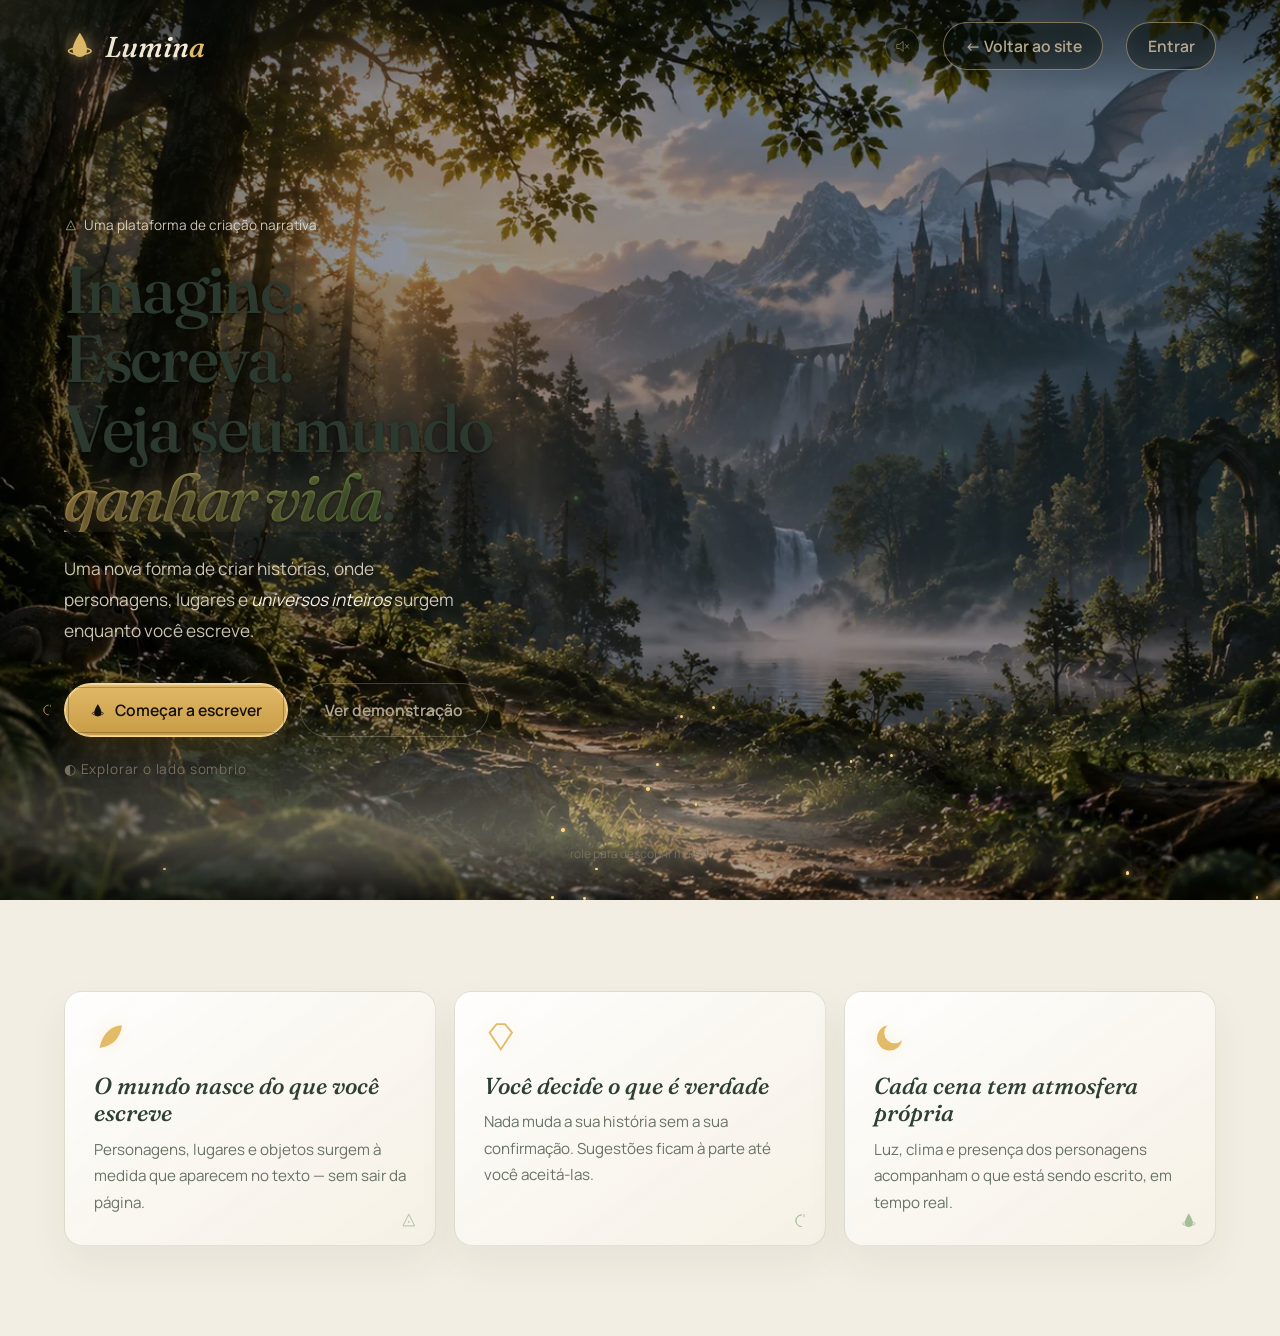
<file: demo.html>
<!DOCTYPE html>
<html lang="pt-BR">
<head>
<meta charset="UTF-8">
<meta name="viewport" content="width=device-width, initial-scale=1.0">
<title>Lumina — Onde histórias ganham vida</title>
<link rel="preconnect" href="https://fonts.googleapis.com">
<link rel="preconnect" href="https://fonts.gstatic.com" crossorigin>
<link href="https://fonts.googleapis.com/css2?family=Fraunces:ital,opsz,wght@0,9..144,300;0,9..144,400;0,9..144,500;0,9..144,600;1,9..144,400;1,9..144,500&family=Manrope:wght@400;500;600;700&display=swap" rel="stylesheet">
<style>
  :root{
    --bg-0:#07100c; --bg-1:#0b1710; --bg-2:#122319;
    --panel:#0f1c14; --panel-raised:#16261b;
    --moss-1:#304f32; --moss-2:#416b43; --moss-3:#598b4a;
    --gold-1:#c89b45; --gold-2:#e2ba68; --gold-3:#ffd98a;
    --night:#0e1830;
    --ivory:#f3ead8; --ivory-dim:#b3a88f; --ivory-faint:#776f5c;
    --rule:rgba(243,234,216,0.10); --rule-strong:rgba(243,234,216,0.22);
    --amber-ink:#14100a; --shadow:0 24px 70px rgba(0,0,0,0.55);
    --font-display:'Fraunces', Georgia, serif;
    --font-ui:'Manrope', -apple-system, sans-serif;

    /* time-of-day driven (JS updates these) */
    --firefly-op:0.6;
    --photo-tint-color:#0a1330; --photo-tint-op:0;
    --nav-h:92px;
  }
  *{ box-sizing:border-box; }
  html,body{ height:100%; }
  body{ margin:0; background:var(--bg-0); color:var(--ivory); font-family:var(--font-ui); -webkit-font-smoothing:antialiased; overflow-x:hidden; }
  ::selection{ background:var(--gold-2); color:var(--amber-ink); }
  a{ color:inherit; text-decoration:none; }
  button{ font-family:inherit; cursor:pointer; background:none; border:none; color:inherit; }
  :focus-visible{ outline:2px solid var(--gold-2); outline-offset:3px; }
  svg{ display:block; }

  /* MOVIMENTO — controle manual é a ÚNICA fonte de verdade para esta demo.
     Não existe mais nenhuma @media(prefers-reduced-motion) global: isso é
     de propósito. Uma configuração automática do SO/navegador do
     computador de apresentação não pode congelar a demo inteira sem
     aviso. O botão "Reduzir movimento" (controlado por .motion-reduced
     no body) é o único jeito de entrar nesse modo, e mesmo assim só
     afeta o que é puramente decorativo — nunca o dragão, nunca as
     transições de tela. */
  .motion-reduced .p-gold, .motion-reduced .p-firefly, .motion-reduced .leaf,
  .motion-reduced .fog-layer, .motion-reduced .photo-bg{ animation-play-state: paused; }
  .motion-reduced #layer-particles{ opacity:0.5; }

  /* =========== painel de debug visual (?debugVisual=1) =========== */
  #debug-panel{ display:none; position:fixed; top:10px; left:10px; z-index:99999;
    background:rgba(0,0,0,0.86); color:#5cff8a; font:11px/1.5 'Courier New', monospace;
    padding:10px 13px; border:1px solid #5cff8a; border-radius:4px; max-width:270px;
    pointer-events:none; margin:0; white-space:pre-wrap; }
  #debug-panel.is-shown{ display:block; }
  .debug-layers #layer-photo{ outline:2px solid #2b6fff; outline-offset:-2px; }
  .debug-layers #layer-fog-back, .debug-layers #layer-fog-front{ outline:2px solid #ffffff; outline-offset:-2px; }
  .debug-layers #layer-dragon{ outline:2px solid #ff3b3b; outline-offset:-2px; }
  .debug-layers #layer-leaves{ outline:2px solid #34d15a; outline-offset:-2px; }
  .debug-layers #layer-particles{ outline:2px solid #ffe14d; outline-offset:-2px; }
  .debug-layers #layer-ui{ outline:2px solid #e2ba68; outline-offset:-2px; }

  /* =========== shell / transitions =========== */
  .screen{ display:none; min-height:100vh; position:relative; }
  .screen.is-active{ display:block; }
  .screen.is-leaving{ animation: screenLeave 320ms ease forwards; }
  .screen.is-entering{ animation: screenEnter 620ms cubic-bezier(.2,.8,.2,1) both; }
  @keyframes screenLeave{ to{ opacity:0; filter:blur(6px) brightness(0.6); transform:scale(0.985);} }
  @keyframes screenEnter{ 0%{opacity:0; filter:blur(10px) brightness(0.5); transform:scale(1.02) translateY(6px);} 100%{opacity:1; filter:blur(0) brightness(1); transform:scale(1) translateY(0);} }

  #transition-veil{ position:fixed; inset:0; z-index:9999; pointer-events:none;
    background: radial-gradient(circle at var(--tx,50%) var(--ty,50%), rgba(255,217,138,0.4), rgba(7,16,12,0.94) 55%);
    opacity:0; transition:opacity 320ms ease; }
  #transition-veil.is-active{ opacity:1; }
  #transition-veil.veil-nocturne{ background: radial-gradient(circle at var(--tx,50%) var(--ty,50%), rgba(116,39,53,0.55), rgba(7,6,7,0.97) 58%);
    transition-duration:420ms; }
  .screen.is-desaturating{ transition: filter 480ms ease; filter: saturate(0.12) brightness(0.55) sepia(0.12); }

  #cursor-glow{ position:fixed; top:0; left:0; width:340px; height:340px; margin:-170px 0 0 -170px; border-radius:50%;
    pointer-events:none; z-index:40; background: radial-gradient(circle, rgba(255,217,138,0.10), rgba(89,139,74,0.06) 45%, transparent 70%);
    opacity:0; transition:opacity 400ms ease; will-change:transform; }
  #cursor-glow.is-active{ opacity:1; }

  /* =========== brand =========== */
  .brandmark{ font-family:var(--font-display); font-style:italic; font-weight:500; color:var(--ivory); display:inline-flex; align-items:center; gap:0.32em; position:relative; }
  .brandmark .mark{ color:var(--gold-2); filter:drop-shadow(0 0 8px rgba(255,217,138,0.6)); animation: markBreathe 3.6s ease-in-out infinite; transition: transform 300ms ease; cursor:default; }
  .brandmark .mark.is-charging{ animation: markSpinUp 4s linear; }
  @keyframes markSpinUp{ to{ transform: rotate(360deg); } }
  .brandmark .wordwrap{ position:relative; display:inline-block; }
  .brandmark .wordwrap em{ color:var(--gold-2); font-style:italic; }
  .brandmark .wordwrap::after{ content:""; position:absolute; top:0; left:-20%; width:40%; height:100%;
    background: linear-gradient(100deg, transparent, rgba(255,236,190,0.9), transparent);
    mix-blend-mode:overlay; animation: brandSweep 2.2s 700ms ease-out 1 forwards; pointer-events:none; }
  @keyframes brandSweep{ 0%{left:-30%; opacity:0;} 12%{opacity:1;} 55%{left:110%; opacity:0.9;} 100%{left:130%; opacity:0;} }
  @keyframes markBreathe{ 0%,100%{transform:scale(1); filter:drop-shadow(0 0 5px rgba(255,217,138,0.4));} 50%{transform:scale(1.12); filter:drop-shadow(0 0 12px rgba(255,217,138,0.8));} }
  .egg-arcane-ring{ position:absolute; inset:-10px; border:1px solid rgba(255,217,138,0.5); border-radius:50%; opacity:0; pointer-events:none; }
  .egg-arcane-ring.is-shown{ opacity:1; animation: fadeIn 600ms ease; }

  .nav-brand{ font-size: clamp(1.8rem, 2.2vw, 2.5rem); }
  .nav-brand .mark{ width:1.1em; height:1.1em; }
  .app-header .brandmark{ font-size:1.25rem; }
  .app-header .brandmark .mark{ width:1.1em; height:1.1em; }

  @keyframes twinkle{ 0%,100%{opacity:0.3; transform:scale(0.8) rotate(0deg);} 50%{opacity:1; transform:scale(1.05) rotate(12deg);} }
  @keyframes twinkleSoft{ 0%,100%{opacity:0.45;} 50%{opacity:1;} }
  @keyframes spinSlow{ to{ transform:rotate(360deg);} }
  @keyframes driftXY{ 0%,100%{transform:translate(0,0);} 50%{transform:translate(var(--dx,20px), var(--dy,-14px));} }
  @keyframes floatUp{ 0%{transform:translateY(0) translateX(0); opacity:0;} 10%{opacity:1;} 90%{opacity:0.8;} 100%{transform:translateY(-140px) translateX(var(--fx,0)); opacity:0;} }
  @keyframes sparkBurst{ 0%{opacity:0; transform:scale(0.3) translate(0,0);} 35%{opacity:1;} 100%{opacity:0; transform:scale(1) translate(var(--bx,10px), var(--by,-14px));} }
  @keyframes revealUp{ from{opacity:0; transform:translateY(26px);} to{opacity:1; transform:translateY(0);} }
  @keyframes fadeIn{ from{opacity:0;} to{opacity:1;} }
  @keyframes tremor{ 0%,100%{transform:translate(0,0);} 20%{transform:translate(-1.5px,1px);} 40%{transform:translate(1.5px,-1px);} 60%{transform:translate(-1px,-1.5px);} 80%{transform:translate(1px,1.5px);} }
  @keyframes toastIn{ from{opacity:0; transform:translate(-50%,12px) scale(0.97); filter:blur(4px);} to{opacity:1; transform:translate(-50%,0) scale(1); filter:blur(0);} }
  @keyframes leafFall{ 0%{transform:translate(0,0) rotate(0deg); opacity:0;} 10%{opacity:0.8;} 90%{opacity:0.6;} 100%{transform:translate(var(--lx,60px), var(--ly,220px)) rotate(var(--lr,180deg)); opacity:0;} }
  @keyframes fireflyBlink{ 0%,100%{opacity:0.15;} 50%{opacity:1;} }
  @keyframes lightningFlash{ 0%,100%{opacity:0;} 3%{opacity:0.55;} 6%{opacity:0.1;} 9%{opacity:0.35;} 14%{opacity:0;} }
  @keyframes swayTree{ 0%,100%{ transform:rotate(-1.3deg) translateX(-1px);} 50%{ transform:rotate(1.7deg) translateX(3px);} }
  @keyframes swayBranch{ 0%,100%{ transform:rotate(-0.7deg);} 50%{ transform:rotate(0.9deg);} }

  .btn{ position:relative; display:inline-flex; align-items:center; gap:0.6em; padding:0.95em 1.9em; border-radius:4px;
    font-family:var(--font-ui); font-weight:600; font-size:0.98rem; overflow:visible; isolation:isolate;
    transition: transform 220ms ease, box-shadow 320ms ease; }
  .btn .mark{ width:1em; height:1em; transition: transform 300ms ease, filter 300ms ease; }
  .btn:active{ transform: translateY(1px) scale(0.99); }
  .btn-field{ position:absolute; inset:-22px; pointer-events:none; overflow:visible; }

  .btn-primary{ color:var(--amber-ink); background: linear-gradient(180deg, var(--gold-2), var(--gold-1));
    box-shadow: 0 10px 26px rgba(200,155,69,0.24), inset 0 0 0 1px rgba(255,246,224,0.5);
    border: 1px solid var(--gold-3); }
  .btn-primary::before{ content:""; position:absolute; inset:3px; border-radius:2px; border:1px solid rgba(20,16,10,0.25); pointer-events:none; }
  .btn-primary::after{ content:""; position:absolute; inset:0; border-radius:4px; opacity:0; pointer-events:none;
    background: radial-gradient(circle at var(--mx-btn,50%) var(--my-btn,50%), rgba(255,255,255,0.55), transparent 60%);
    transition: opacity 260ms ease; mix-blend-mode:overlay; }
  .btn-primary:hover::after{ opacity:1; }
  .btn-primary:hover{ transform: translateY(-4px) scale(1.015);
    box-shadow: 0 18px 36px rgba(200,155,69,0.34), 0 0 26px 6px rgba(89,139,74,0.3), inset 0 0 0 1px rgba(255,246,224,0.6); }
  .btn-primary:hover .mark{ transform:rotate(-14deg) scale(1.18); filter:drop-shadow(0 0 8px rgba(89,139,74,0.7)); }
  .btn-rune{ position:absolute; top:50%; left:-1.6rem; width:0.9rem; height:0.9rem; transform:translateY(-50%); color:var(--gold-2); opacity:0.7; animation: twinkleSoft 3s ease-in-out infinite; }

  /* órbita de faíscas mágicas ao redor do botão principal, só no hover */
  .btn-orbit{ position:absolute; inset:0; pointer-events:none; opacity:0; transition:opacity 220ms ease; }
  .btn-primary:hover .btn-orbit{ opacity:1; }
  .btn-orbit span{ position:absolute; top:50%; left:50%; width:5px; height:5px; margin:-2.5px 0 0 -2.5px; border-radius:50%;
    background:var(--gold-3); box-shadow:0 0 7px 2px rgba(255,217,138,0.85); animation: orbitButton linear infinite; }
  @keyframes orbitButton{ from{ transform: rotate(0deg) translateX(var(--r,60px)) rotate(0deg);} to{ transform: rotate(360deg) translateX(var(--r,60px)) rotate(-360deg);} }
  .magic-ring{ position:fixed; width:22px; height:22px; margin:-11px 0 0 -11px; border-radius:50%; border:1.5px solid rgba(255,217,138,0.65);
    pointer-events:none; z-index:9997; animation: magicRingExpand 950ms ease-out forwards; }
  @keyframes magicRingExpand{ 0%{ transform:scale(0.3); opacity:0.9; border-color:rgba(255,217,138,0.7);} 100%{ transform:scale(6.5); opacity:0; border-color:rgba(89,139,74,0.5);} }

  .btn-ghost{ background: rgba(243,234,216,0.02); color:var(--ivory-dim); border:1px solid var(--rule-strong); }
  .btn-ghost:hover{ color:var(--ivory); border-color:var(--gold-1); box-shadow:0 0 16px rgba(200,155,69,0.18); transform:translateY(-2px); }

  .btn-particle{ position:absolute; border-radius:50%; pointer-events:none; animation-name:floatUp; animation-timing-function:ease-out; }

  .ripple{ position:fixed; z-index:9998; pointer-events:none; width:14px; height:14px; border-radius:50%;
    background: radial-gradient(circle, rgba(255,217,138,0.85), rgba(89,139,74,0.3) 55%, transparent 72%);
    transform: translate(-50%,-50%) scale(0); animation: rippleGrow 700ms ease-out forwards; }
  @keyframes rippleGrow{ to{ transform:translate(-50%,-50%) scale(46); opacity:0;} }

  .p-field{ position:absolute; inset:0; pointer-events:none; overflow:hidden; }
  .p-gold{ position:absolute; border-radius:50%; background:var(--gold-3); box-shadow:0 0 6px 1px rgba(255,217,138,0.7); animation-name:floatUp; animation-timing-function:ease-out; animation-iteration-count:infinite; }
  .p-firefly{ position:absolute; border-radius:50%; background:var(--moss-3); box-shadow:0 0 8px 2px rgba(89,139,74,0.8); animation-name:driftXY, fireflyBlink; animation-timing-function:ease-in-out; animation-iteration-count:infinite; opacity:var(--firefly-op); }
  .p-star{ position:absolute; border-radius:50%; background:var(--ivory); animation-name:twinkleSoft; animation-timing-function:ease-in-out; animation-iteration-count:infinite; }
  .burst-spark{ position:fixed; width:12px; height:12px; color:var(--gold-2); filter:drop-shadow(0 0 5px rgba(255,217,138,0.9)); pointer-events:none; z-index:999; animation:sparkBurst 900ms ease-out forwards; }
  .burst-spark svg{ width:100%; height:100%; fill:currentColor; }

  /* =========================================================
     LANDING
  ========================================================= */
  #screen-landing{ overflow-x:hidden; position:relative; }
  #intro-veil{ position:absolute; inset:0; z-index:50; background:#030604; pointer-events:none; animation: introVeil 1300ms ease forwards; }
  @keyframes introVeil{ 0%{opacity:1;} 70%{opacity:1;} 100%{opacity:0; visibility:hidden;} }

  .landing-fold{ position:relative; height:100vh; min-height:560px; overflow:hidden; }
  .scene{ position:absolute; inset:0; }
  .sl{ position:absolute; inset:0; will-change:transform; }

  /* ordem das camadas do mundo — ver comentário no HTML sobre a
     taxonomia sky/mountains/castle/forest-back/fog/dragon/forest-front/
     leaves/particles/UI e o que já é DOM separado vs. ainda é uma foto só. */
  .world-layer{ position:absolute; inset:0; pointer-events:none; }
  #layer-photo{ z-index:1; }
  #layer-fog-back{ z-index:2; }
  #layer-dragon{ z-index:4; }
  #layer-fog-front{ z-index:5; }
  #layer-leaves{ z-index:6; }
  #layer-particles{ z-index:7; }
  #layer-ui{ z-index:20; }

  /* fundo real (imagem) — ken burns bem lento pra sensação de vida sem
     ficar cansativo. inset negativo dá margem pro zoom sem mostrar borda. */
  .photo-bg{ position:absolute; inset:-3%;
    background-image:url('assets/lumina/hero-base.webp');
    background-size:cover; background-position:center 42%;
    animation: kenBurns 48s ease-in-out infinite alternate; }
  @keyframes kenBurns{ from{ transform:scale(1) translate(0,0);} to{ transform:scale(1.06) translate(-1%,-0.6%);} }

  /* tonalidade sutil de dia/noite por cima da foto (a foto já tem uma luz
     de amanhecer própria — isso só esfria/aquece um pouco, nunca troca a cena) */
  .photo-tint{ position:absolute; inset:0; pointer-events:none;
    background: var(--photo-tint-color, #0a1330); opacity: var(--photo-tint-op, 0);
    mix-blend-mode:multiply; transition: opacity 3s ease, background 3s ease; }

  .photo-vignette-left{ position:absolute; inset:0; pointer-events:none;
    background: linear-gradient(90deg, rgba(4,8,5,0.30) 0%, rgba(4,8,5,0.12) 22%, transparent 42%); }

  .hotspot{ position:absolute; background:transparent; border:none; cursor:pointer; padding:0; pointer-events:auto; }

  /* usado pela floresta do Editor (#editor-trees), via buildForest() */
  .tree{ position:absolute; bottom:0; transform-origin: bottom center; }
  .tree svg{ width:100%; height:100%; overflow:visible; }
  .tree .canopy{ transform-box:fill-box; animation: swayTree ease-in-out infinite; }
  .tree .branch{ transform-box:fill-box; transform-origin:50% 100%; animation: swayBranch ease-in-out infinite; }
  .tree-shadow{ position:absolute; bottom:-4px; height:10px; border-radius:50%; background:#020503; filter:blur(4px); opacity:0.3; }

  .fog-layer{ position:absolute; left:-20%; width:80%; border-radius:50%; background: rgba(243,234,216,0.13); }
  .fog-layer.f2{ background: rgba(243,234,216,0.10); }
  @keyframes fogA{ 0%,100%{ transform:translateX(0);} 50%{ transform:translateX(46vw);} }
  @keyframes fogB{ 0%,100%{ transform:translateX(10vw);} 50%{ transform:translateX(-26vw);} }
  .wind-gust .fog-layer{ animation-duration: 9s !important; }

  .leaf{ position:absolute; width:6px; height:9px; border-radius:60% 10% 60% 10%; background:#233922; opacity:0; animation: leafFall linear forwards; }
  .rune-flicker{ position:absolute; width:22px; height:22px; color:var(--gold-2); opacity:0; pointer-events:none; }

  #egg-whisper{ position:fixed; top:38%; left:50%; transform:translate(-50%,-50%); z-index:600;
    font-family:var(--font-display); font-style:italic; font-size:1.15rem; color:var(--gold-2); text-align:center; max-width:60ch;
    opacity:0; pointer-events:none; text-shadow:0 0 20px rgba(0,0,0,0.8); transition: opacity 900ms ease; }
  #egg-whisper.is-shown{ opacity:1; }

  .landing-nav{ position:absolute; top:0; left:0; right:0; height:var(--nav-h); z-index:20; display:flex; align-items:center; justify-content:space-between; padding: 0 clamp(1.5rem,5vw,4rem); opacity:0; animation: fadeIn 1s 900ms ease forwards; }
  .amb-btn-landing{ width:2.2rem; height:2.2rem; border-radius:50%; border:1px solid var(--rule-strong); display:flex; align-items:center; justify-content:center; color:var(--ivory-faint); background:rgba(7,16,12,0.4); margin-left:0.6rem; transition: border-color 200ms ease, color 200ms ease; }
  .amb-btn-landing svg{ width:1.05rem; height:1.05rem; }
  .amb-btn-landing:hover, .amb-btn-landing.is-on{ border-color:var(--gold-1); color:var(--gold-2); }
  .nav-actions{ display:flex; align-items:center; }

  .hero{ position:absolute; top:var(--nav-h); left:0; right:0; bottom:0; z-index:16; display:flex; align-items:center; padding: 0 clamp(1.5rem,5vw,4rem); }
  .hero-copy{ max-width:min(46ch, 46%); min-width:280px; }
  .hero-copy .eyebrow{ display:flex; align-items:center; gap:0.5em; color:var(--gold-2); font-size:0.85rem; margin:0 0 1.1rem; opacity:0; animation: revealUp 700ms 1250ms ease forwards; text-shadow: 0 2px 14px rgba(0,0,0,0.55); }
  .hero-copy .eyebrow .mark{ width:1em; height:1em; animation: markBreathe 3.6s ease-in-out infinite; }
  .hero-copy h1{ font-family:var(--font-display); font-weight:500; font-size:clamp(2.5rem, 4.5vw, 4.2rem); line-height:1.14; letter-spacing:-0.01em; margin:0 0 1.4rem; text-shadow: 0 4px 24px rgba(0,0,0,0.5), 0 1px 3px rgba(0,0,0,0.4); }
  .hero-copy h1 .line{ display:block; overflow:hidden; }
  .hero-copy h1 .line span{ display:inline-block; opacity:0; transform:translateY(112%); animation: lineReveal 950ms cubic-bezier(.2,.8,.2,1) forwards; }
  .hero-copy h1 .line:nth-child(1) span{ animation-delay:1350ms; }
  .hero-copy h1 .line:nth-child(2) span{ animation-delay:1520ms; }
  @keyframes lineReveal{ to{opacity:1; transform:translateY(0);} }
  .hero-copy h1 .glow-words{ position:relative; background: linear-gradient(90deg, var(--gold-2), var(--moss-3) 120%); -webkit-background-clip:text; background-clip:text; color:transparent; filter:drop-shadow(0 0 14px rgba(255,217,138,0.28)); }
  .hero-copy p{ color:var(--ivory-dim); font-size:1.08rem; line-height:1.6; max-width:38ch; margin:0 0 2.3rem; opacity:0; animation: revealUp 800ms 1750ms ease forwards; text-shadow: 0 2px 10px rgba(0,0,0,0.5); }
  .hero-copy p em{ font-style:italic; color:var(--ivory); }
  .hero-actions{ display:flex; gap:1rem; flex-wrap:wrap; opacity:0; animation: revealUp 800ms 1950ms ease forwards; }

  .scroll-cue{ position:absolute; bottom:1.6rem; left:50%; transform:translateX(-50%); z-index:15; font-size:0.75rem; color:var(--ivory-faint); opacity:0; animation: fadeIn 1s 2600ms ease forwards, bob 2.4s 2600ms ease-in-out infinite; }
  @keyframes bob{ 0%,100%{transform:translate(-50%,0);} 50%{transform:translate(-50%,6px);} }

  .pillars{ position:relative; z-index:15; background: linear-gradient(180deg, transparent, var(--bg-0) 14%); border-top:1px solid var(--rule);
    padding: 4rem clamp(1.5rem,5vw,4rem) 5rem; display:grid; grid-template-columns:repeat(3,1fr); gap:1.6rem; }
  .pillar-card{ position:relative; padding:2rem 1.8rem; border:1px solid var(--rule); border-radius:5px;
    background: linear-gradient(165deg, rgba(48,79,50,0.10), rgba(11,23,16,0.4));
    opacity:0; transform:translateY(28px); transition: opacity 700ms ease, transform 700ms ease, border-color 260ms ease, box-shadow 260ms ease; }
  .pillar-card.is-visible{ opacity:1; transform:translateY(0); }
  .pillar-card:nth-child(2){ transition-delay:120ms; }
  .pillar-card:nth-child(3){ transition-delay:240ms; }
  .pillar-card:hover{ border-color:var(--gold-1); box-shadow: 0 0 24px rgba(200,155,69,0.16), inset 0 0 30px rgba(89,139,74,0.08); }
  .pillar-icon{ width:2.1rem; height:2.1rem; color:var(--gold-2); margin-bottom:1.1rem; filter:drop-shadow(0 0 8px rgba(255,217,138,0.35)); transition:transform 320ms ease; }
  .pillar-card:hover .pillar-icon{ transform:rotate(-8deg) scale(1.08); }
  .pillar-card h3{ font-family:var(--font-display); font-style:italic; font-weight:500; font-size:1.28rem; margin:0 0 0.6rem; }
  .pillar-card p{ margin:0; color:var(--ivory-dim); font-size:0.95rem; line-height:1.6; }
  .pillar-rune{ position:absolute; bottom:1rem; right:1.1rem; width:1.1rem; height:1.1rem; color:var(--moss-3); opacity:0.5; }

  /* =========== shared header =========== */
  .app-header{ position:relative; z-index:3; display:flex; align-items:center; justify-content:space-between; padding:1.5rem clamp(1.2rem,4vw,3rem); border-bottom:1px solid var(--rule); background: linear-gradient(180deg, rgba(11,23,16,0.6), transparent); }
  .app-header .crumb{ font-size:0.85rem; color:var(--ivory-faint); }
  .header-right{ display:flex; align-items:center; gap:1rem; }
  .ambient-controls{ display:flex; gap:0.5rem; }
  .amb-btn{ width:2.1rem; height:2.1rem; border-radius:50%; border:1px solid var(--rule-strong); display:flex; align-items:center; justify-content:center; color:var(--ivory-faint); background:rgba(7,16,12,0.5); backdrop-filter: blur(6px); transition: border-color 200ms ease, color 200ms ease; }
  .amb-btn svg{ width:1.05rem; height:1.05rem; }
  .amb-btn:hover{ border-color:var(--gold-1); color:var(--gold-2); }
  .amb-btn.is-on{ color:var(--gold-2); border-color:var(--gold-1); }

  /* =========================================================
     DASHBOARD
  ========================================================= */
  #screen-dashboard{ background: radial-gradient(ellipse at 20% 0%, #0f2016 0%, var(--bg-0) 55%); }
  .dash-wrap{ position:relative; z-index:2; padding:2.8rem clamp(1.2rem,4vw,3rem) 4rem; max-width:1180px; margin:0 auto; }
  .dash-wrap .eyebrow{ display:flex; align-items:center; gap:0.5em; color:var(--gold-2); font-size:0.82rem; margin:0 0 0.6rem; }
  .dash-wrap .eyebrow svg{ width:1em; height:1em; }
  .dash-wrap h1{ font-family:var(--font-display); font-weight:500; font-style:italic; font-size:clamp(2rem,3vw,2.7rem); margin:0 0 0.5rem; }
  .dash-wrap .lede{ color:var(--ivory-dim); font-size:0.98rem; margin:0 0 2.4rem; max-width:52ch; }
  .story-grid{ display:grid; grid-template-columns:repeat(auto-fill, minmax(250px,1fr)); gap:1.8rem; }
  .story-card{ position:relative; background:var(--panel); border:1px solid var(--rule); border-radius:5px; overflow:hidden; cursor:pointer; transition: border-color 260ms ease, transform 300ms cubic-bezier(.2,.8,.2,1), box-shadow 300ms ease; }
  .story-card:hover{ border-color:var(--gold-1); transform:translateY(-6px); box-shadow: var(--shadow), 0 0 26px rgba(200,155,69,0.18); }
  .story-cover{ position:relative; height:168px; overflow:hidden; }
  .story-cover svg{ position:absolute; inset:0; width:100%; height:100%; transition:transform 500ms ease; }
  .story-card:hover .story-cover svg{ transform:scale(1.06); }
  .cover-particles{ position:absolute; inset:0; opacity:0; transition:opacity 300ms ease; }
  .story-card:hover .cover-particles{ opacity:1; }
  .cover-secret{ position:absolute; width:14px; height:14px; bottom:8px; right:10px; opacity:0.001; cursor:pointer; }
  .story-card.egg-flip .story-cover{ animation: pageFlip 900ms ease; }
  @keyframes pageFlip{ 0%{ filter:brightness(1);} 40%{ filter:brightness(1.6);} 100%{ filter:brightness(1);} }
  .story-body{ padding:1.15rem 1.35rem 1.4rem; }
  .story-title{ font-family:var(--font-display); font-style:italic; font-weight:500; font-size:1.25rem; margin:0 0 0.3rem; transition:color 260ms ease, text-shadow 260ms ease; }
  .story-card:hover .story-title{ color:var(--gold-3); text-shadow:0 0 16px rgba(255,217,138,0.35); }
  .story-genre{ font-size:0.82rem; color:var(--ivory-dim); margin:0 0 0.9rem; }
  .story-genre::before{ content:"◆ "; color:var(--gold-1); font-size:0.6rem; vertical-align:middle; }
  .story-meta{ font-size:0.82rem; color:var(--ivory-faint); line-height:1.6; margin:0 0 0.9rem; }
  .story-open{ font-size:0.88rem; font-weight:600; color:var(--gold-2); }
  .add-card{ border:1px dashed var(--rule-strong); border-radius:5px; display:flex; flex-direction:column; align-items:center; justify-content:center; gap:0.6rem; min-height:286px; color:var(--ivory-faint); transition:border-color 260ms ease,color 260ms ease,box-shadow 260ms ease; }
  .add-card:hover{ border-color:var(--gold-1); color:var(--gold-2); box-shadow:0 0 22px rgba(200,155,69,0.14); }
  .add-card .plus{ font-family:var(--font-display); font-size:2.1rem; font-weight:300; line-height:1; }
  .add-card span{ font-size:0.9rem; }

  /* =========================================================
     EDITOR
  ========================================================= */
  #screen-editor{ position:relative; overflow:hidden; }
  .editor-scene{ position:absolute; inset:0; z-index:0; }
  .es-layer{ position:absolute; inset:0; opacity:0; transition: opacity 1600ms ease; }
  .es-layer.is-on{ opacity:1; }
  .es-sky{ background: linear-gradient(180deg, #0a1420 0%, #0c1c14 50%, #0a140d 100%); opacity:1; }
  .es-moon{ position:absolute; top:7%; right:11%; width:70px; height:70px; border-radius:50%;
    background: radial-gradient(circle at 32% 30%, #fff8e6, #ffe9b8 35%, #e2ba68 65%, #b3873f 100%);
    box-shadow:0 0 44px 10px rgba(255,217,138,0.25); transition: filter 1200ms ease, opacity 1200ms ease; }
  .es-moon.is-dim{ filter:brightness(0.55); }
  .es-forest .tree{ filter: brightness(0.7) saturate(0.85); }
  .es-forest .glow-dot{ position:absolute; width:3px; height:3px; border-radius:50%; background:var(--gold-3); box-shadow:0 0 8px 2px rgba(255,217,138,0.7); animation: twinkleSoft 3.2s ease-in-out infinite; }
  .es-castle{ }
  .es-castle .silhouette{ position:absolute; left:-4%; right:-4%; bottom:0; height:48%; }
  .es-mist{ position:absolute; left:-15%; width:70%; height:100px; bottom:6%; border-radius:50%; background: rgba(243,234,216,0.05); filter:blur(20px); animation: fogA 30s ease-in-out infinite; }
  .es-mist.thick{ background: rgba(243,234,216,0.09); animation-duration:20s; }
  .es-rain-canvas{ position:absolute; inset:0; z-index:4; opacity:0; transition:opacity 1000ms ease; pointer-events:none; }
  .es-rain-canvas.is-on{ opacity:1; }
  .es-lightning{ position:absolute; inset:0; z-index:5; background: linear-gradient(180deg, rgba(210,225,255,0.9), rgba(210,225,255,0.3)); opacity:0; pointer-events:none; }
  .es-lightning.is-flashing{ animation: lightningFlash 900ms ease-out 1; }

  .editor-layout{ position:relative; z-index:2; display:grid; grid-template-columns:220px minmax(0,1fr) 320px; min-height:calc(100vh - 78px); }
  .rail{ border-right:1px solid var(--rule); padding:1.7rem 1.3rem; background: rgba(7,16,12,0.32); backdrop-filter: blur(6px); }
  .rail h4{ font-size:0.82rem; font-weight:600; color:var(--ivory-faint); margin:0 0 1rem; display:flex; align-items:center; gap:0.4em; }
  .rail h4 svg{ width:0.9em; height:0.9em; color:var(--moss-3); }
  .chapter{ margin-bottom:0.4rem; }
  .chapter > a{ display:block; padding:0.4rem 0.65rem; border-left:2px solid transparent; font-size:0.93rem; color:var(--ivory-dim); border-radius:2px; transition: background 200ms ease, color 200ms ease; }
  .chapter > a:hover{ color:var(--ivory); background: rgba(255,217,138,0.05); }
  .chapter.is-active > a{ border-left-color:var(--gold-2); color:var(--ivory); background: linear-gradient(90deg, rgba(200,155,69,0.12), transparent); }
  .scene-list{ margin:0.2rem 0 0.6rem 0.6rem; padding:0; list-style:none; }
  .scene-list li a{ display:block; padding:0.32rem 0.6rem; font-size:0.85rem; color:var(--ivory-faint); border-left:2px solid transparent; }
  .scene-list li.is-active a{ color:var(--gold-2); border-left-color:var(--moss-3); }
  .rail-add{ margin-top:1rem; font-size:0.85rem; color:var(--ivory-faint); display:block; }
  .rail-add:hover{ color:var(--gold-2); }

  .manuscript-col{ display:flex; flex-direction:column; }
  .manuscript-topbar{ display:flex; align-items:baseline; justify-content:space-between; padding:1.5rem 2.2rem 0.6rem; }
  .manuscript-topbar .titles p{ margin:0; font-size:0.8rem; color:var(--ivory-faint); }
  .manuscript-topbar .titles h2{ margin:0.15rem 0 0; font-family:var(--font-display); font-style:italic; font-weight:500; font-size:1.4rem; }
  .save-status{ font-size:0.78rem; color:var(--ivory-faint); white-space:nowrap; display:flex; align-items:center; gap:0.4em; }
  .save-status svg{ width:0.9em; height:0.9em; color:var(--moss-3); }

  .page-frame{ position:relative; flex:1; margin:1rem 2.2rem 2.2rem; padding:3.2rem clamp(1.5rem,4vw,4.6rem);
    background: radial-gradient(ellipse at 50% 0%, rgba(255,217,138,0.08), transparent 55%), radial-gradient(circle at 12% 90%, rgba(89,139,74,0.07), transparent 60%), rgba(22,38,27,0.5);
    backdrop-filter: blur(10px);
    border-top:1px solid rgba(226,186,104,0.4); border-radius:4px;
    box-shadow: inset 0 34px 54px -30px rgba(0,0,0,0.65), inset 0 -34px 54px -30px rgba(0,0,0,0.65), 0 20px 50px rgba(0,0,0,0.4);
    max-width:74ch; width:100%; align-self:center; overflow:hidden; }
  .page-particles{ position:absolute; inset:0; pointer-events:none; }
  .manuscript{ position:relative; font-family:var(--font-display); font-weight:400; font-optical-sizing:auto; font-size:1.16rem; line-height:1.9; color:var(--ivory); outline:none; min-height:320px; }
  .manuscript p{ margin:0 0 1.25rem; }
  .manuscript p:first-of-type::first-letter{ font-size:3.2em; float:left; line-height:0.8; padding:0.06em 0.09em 0 0;
    background: linear-gradient(180deg, var(--gold-3), var(--gold-1)); -webkit-background-clip:text; background-clip:text; color:transparent; font-weight:500; filter:drop-shadow(0 0 8px rgba(255,217,138,0.3)); }
  .manuscript-hint{ margin:0.9rem 2.2rem 0; font-size:0.82rem; font-style:italic; color:var(--ivory-faint); }

  .world-panel{ position:relative; border-left:1px solid var(--rule); padding:1.7rem 1.5rem 2rem; overflow-y:auto; background: rgba(7,16,12,0.32); backdrop-filter: blur(6px); }
  .world-panel h3{ font-family:var(--font-display); font-style:italic; font-weight:500; font-size:1.35rem; margin:0 0 0.15rem; display:flex; align-items:center; gap:0.4em; cursor:default; user-select:none; }
  .world-panel h3 svg{ width:1em; height:1em; color:var(--gold-2); animation: markBreathe 3.6s ease-in-out infinite; }
  .world-sub{ font-size:0.78rem; color:var(--ivory-faint); margin:0 0 1rem; }

  .thinking{ height:1.15rem; display:flex; align-items:center; gap:0.5rem; font-size:0.78rem; color:var(--gold-2); opacity:0; transition:opacity 220ms ease; margin-bottom:0.7rem; }
  .thinking.is-visible{ opacity:1; }
  .thinking .mark{ width:0.95em; height:0.95em; color:var(--gold-2); filter:drop-shadow(0 0 5px rgba(255,217,138,0.7)); animation: spinSlow 2.2s linear infinite, twinkleSoft 1.1s ease-in-out infinite; }

  .w-card{ position:relative; padding:0.95rem 1rem; margin-bottom:0.7rem; border:1px solid var(--rule); border-radius:4px;
    background: linear-gradient(160deg, rgba(48,79,50,0.08), rgba(11,23,16,0.3)); transition: border-color 300ms ease, box-shadow 300ms ease; }
  .w-card.is-updated{ animation: cardGlow 2s ease; }
  @keyframes cardGlow{ 0%{border-color:var(--gold-2); box-shadow:0 0 24px rgba(255,217,138,0.4), inset 0 0 22px rgba(89,139,74,0.22);} 100%{border-color:var(--rule); box-shadow:none;} }
  .w-card .rune-pop{ position:absolute; top:-6px; right:-6px; width:1.1rem; height:1.1rem; color:var(--gold-2); opacity:0; transform:scale(0.5) rotate(-20deg); }
  .w-card.is-updated .rune-pop{ animation: runePop 2s ease; }
  @keyframes runePop{ 0%{opacity:0; transform:scale(0.4) rotate(-30deg);} 25%{opacity:1; transform:scale(1.15) rotate(6deg);} 70%{opacity:1;} 100%{opacity:0; transform:scale(0.9) rotate(0deg);} }
  .w-label{ display:flex; align-items:center; gap:0.4em; font-size:0.72rem; letter-spacing:0.04em; color:var(--ivory-faint); margin:0 0 0.35rem; }
  .w-label svg{ width:0.95em; height:0.95em; fill:none; stroke:var(--gold-1); stroke-width:1.4; opacity:0.8; animation: twinkleSoft 3.4s ease-in-out infinite; }
  .w-value{ font-family:var(--font-display); font-style:italic; font-size:1.15rem; color:var(--ivory); }
  .w-discovered{ display:inline-block; margin-top:0.3rem; font-size:0.7rem; font-style:italic; color:var(--moss-3); opacity:0; transition:opacity 400ms ease; }
  .w-discovered.is-shown{ opacity:1; }
  .mood-bar{ margin-top:0.55rem; height:3px; border-radius:2px; background: linear-gradient(90deg, var(--night), var(--moss-3), var(--gold-2)); opacity:0.85; }

  .chip-row{ display:flex; flex-wrap:wrap; gap:0.6rem; }
  .medallion-chip{ display:inline-flex; align-items:center; gap:0.5em; font-size:0.86rem; padding:0.28rem 0.75rem 0.28rem 0.28rem; border:1px solid var(--rule-strong); border-radius:22px; color:var(--ivory-dim); transition: box-shadow 260ms ease, color 260ms ease, border-color 260ms ease; }
  .medallion-chip .medallion{ width:1.7em; height:1.7em; border-radius:50%; display:flex; align-items:center; justify-content:center; font-family:var(--font-display); font-style:italic; font-size:0.85em;
    background: radial-gradient(circle, var(--moss-3), var(--moss-1)); color:var(--ivory); box-shadow: 0 0 0 1px rgba(255,217,138,0.35), 0 0 0 3px rgba(255,217,138,0.08); }
  .medallion-chip.is-updated{ animation: chipFlash 1.8s ease; }
  @keyframes chipFlash{ 0%{border-color:var(--gold-2); color:var(--ivory); box-shadow:0 0 18px rgba(255,217,138,0.55);} 100%{border-color:var(--rule-strong); color:var(--ivory-dim); box-shadow:none;} }
  .chip{ position:relative; font-size:0.85rem; padding:0.32rem 0.7rem 0.32rem 0.6rem; border:1px solid var(--rule-strong); color:var(--ivory-dim); clip-path: polygon(0 0, calc(100% - 8px) 0, 100% 8px, 100% 100%, 0 100%); transition: box-shadow 260ms ease, color 260ms ease, border-color 260ms ease; }
  .chip.is-updated{ animation: chipFlash 1.8s ease; }
  .chip-empty{ font-size:0.85rem; color:var(--ivory-faint); font-style:italic; }
  .relation-text{ font-size:1rem; color:var(--ivory); }
  .relation-text b{ font-weight:600; color:var(--gold-2); }
  .panel-hint{ margin-top:1.3rem; font-size:0.76rem; color:var(--ivory-faint); font-style:italic; line-height:1.5; }

  /* =========================================================
     LUMINA NOCTURNE — segunda direção narrativa (dark romance /
     horror gótico / fantasia sombria). Mesma arquitetura do Editor,
     paleta e cenário completamente diferentes.
  ========================================================= */
  .nocturne-link{ font-size:0.82rem; color:var(--ivory-faint); border:1px solid var(--rule-strong); border-radius:20px; padding:0.3rem 0.8rem; transition: color 300ms ease, border-color 300ms ease, box-shadow 300ms ease; }
  .nocturne-link:hover{ color:#c98b95; border-color:#742735; box-shadow:0 0 12px rgba(116,39,53,0.35); }

  /* CTA discreto da Landing pro Nocturne — nunca deve competir visualmente
     com os dois botões principais. */
  .btn-nocturne-link{ display:inline-flex; align-items:center; gap:0.5em; margin-top:1.4rem;
    font-size:0.85rem; color:var(--ivory-faint); opacity:0; animation: revealUp 800ms 2150ms ease forwards;
    text-shadow: 0 2px 10px rgba(0,0,0,0.5); position:relative; }
  .btn-nocturne-link::after{ content:""; position:absolute; left:0; right:0; bottom:-3px; height:1px; background:rgba(116,39,53,0.4); transform:scaleX(0); transform-origin:left; transition:transform 350ms ease; }
  .btn-nocturne-link:hover{ color:#c98b95; }
  .btn-nocturne-link:hover::after{ transform:scaleX(1); }

  #screen-nocturne{
    --n-black-1:#070607; --n-black-2:#0b0809;
    --n-wine-1:#241014; --n-wine-2:#351318; --n-wine-3:#4b1820;
    --n-red-1:#742735; --n-red-2:#9a3b49;
    --n-ivory:#d8c9bd; --n-bronze:#a7825c; --n-gray:#747078;
    position:relative; overflow:hidden;
  }
  .nocturne-scene{ position:absolute; inset:0; z-index:0; background: linear-gradient(180deg, var(--n-black-1) 0%, var(--n-wine-1) 55%, var(--n-black-2) 100%); }
  .noc-moon{ position:absolute; top:8%; right:14%; width:56px; height:56px; border-radius:50%;
    background: radial-gradient(circle at 35% 30%, #c9bdb0, var(--n-gray) 60%, transparent 78%); opacity:0.5; filter:blur(0.5px); }
  .noc-cloud{ position:absolute; top:6%; right:6%; width:220px; height:40px; border-radius:50%; background:rgba(7,6,7,0.55); filter:blur(10px); animation: cloudDriftNoc 60s linear infinite alternate; }
  @keyframes cloudDriftNoc{ from{transform:translateX(0);} to{transform:translateX(-40px);} }
  .noc-manor{ position:absolute; left:8%; bottom:30%; width:280px; height:170px; opacity:0.9; }
  .noc-manor .win{ animation: candleFlicker 5s ease-in-out infinite; }
  .noc-trees{ position:absolute; inset:0; }
  .noc-tree{ position:absolute; bottom:0; opacity:0.85; }
  .noc-tree svg .branch{ animation: swayBranch 7s ease-in-out infinite; transform-box:fill-box; transform-origin:50% 100%; }
  .noc-mist{ position:absolute; left:-15%; width:70%; height:90px; bottom:4%; border-radius:50%; background: rgba(216,201,189,0.05); filter:blur(20px); animation: fogA 34s ease-in-out infinite; }
  .noc-mist.b{ bottom:-2%; width:80%; animation: fogB 44s ease-in-out infinite; background: rgba(216,201,189,0.04); }
  .noc-rose{ position:absolute; bottom:2%; width:34px; height:34px; opacity:0.8; }

  .noc-candle{ position:absolute; width:10px; height:16px; }
  .noc-candle .flame{ position:absolute; bottom:100%; left:50%; width:7px; height:14px; margin-left:-3.5px; border-radius:50% 50% 50% 50% / 65% 65% 35% 35%;
    background: radial-gradient(circle at 50% 70%, #ffe9b0, var(--n-red-2) 60%, transparent 85%);
    animation: candleFlame 2.6s ease-in-out infinite; transform-origin:bottom center; }
  .noc-candle .wax{ position:absolute; bottom:0; width:100%; height:100%; background:linear-gradient(180deg,#e8ddd0,#c9bba9); border-radius:2px; }
  .noc-candle .glow{ position:absolute; bottom:90%; left:50%; width:60px; height:60px; margin-left:-30px; margin-bottom:-20px; border-radius:50%;
    background: radial-gradient(circle, rgba(255,190,120,0.25), transparent 70%); animation: candleGlowPulse 3.4s ease-in-out infinite; }
  @keyframes candleFlame{ 0%,100%{ transform: scaleY(1) translateX(0) rotate(0deg);} 30%{ transform: scaleY(1.08) translateX(0.6px) rotate(1.5deg);} 60%{ transform: scaleY(0.94) translateX(-0.5px) rotate(-1deg);} }
  @keyframes candleGlowPulse{ 0%,100%{ opacity:0.6;} 50%{ opacity:1;} }
  @keyframes candleFlicker{ 0%,100%{ opacity:0.5;} 40%{ opacity:0.9;} 55%{ opacity:0.4;} 80%{ opacity:0.8;} }

  #nocturne-rain-canvas{ position:absolute; inset:0; z-index:2; opacity:0.55; pointer-events:none; }

  .nocturne-layout{ position:relative; z-index:2; }
  .noc-page{ background: linear-gradient(180deg, rgba(11,8,9,0.82), rgba(7,6,7,0.9)); border-top:1px solid rgba(167,130,92,0.35);
    box-shadow: inset 0 34px 54px -30px rgba(0,0,0,0.8), inset 0 -34px 54px -30px rgba(0,0,0,0.8), 0 20px 50px rgba(0,0,0,0.5); }
  .noc-manuscript{ color: var(--n-ivory) !important; caret-color: var(--n-red-2); }
  .noc-manuscript ::selection{ background: var(--n-wine-3); color:var(--n-ivory); }
  .noc-manuscript p:first-of-type::first-letter{
    background: linear-gradient(180deg, var(--n-red-2), var(--n-bronze)) !important;
    -webkit-background-clip:text !important; background-clip:text !important; color:transparent !important;
    filter: drop-shadow(0 0 8px rgba(116,39,53,0.4)) !important; }
  .noc-rail, .noc-panel{ background: rgba(7,6,7,0.5) !important; }
  .noc-rail .chapter.is-active > a{ border-left-color: var(--n-red-2) !important; background: linear-gradient(90deg, rgba(116,39,53,0.18), transparent) !important; }
  .noc-panel h3 svg{ color: var(--n-red-2) !important; }
  .noc-panel .w-card{ background: linear-gradient(160deg, rgba(74,24,32,0.15), rgba(7,6,7,0.35)) !important; border-color: rgba(167,130,92,0.2) !important; }
  .noc-panel .w-card.is-updated{ animation: nocCardGlow 2s ease; }
  @keyframes nocCardGlow{ 0%{ border-color: var(--n-red-2); box-shadow:0 0 24px rgba(154,59,73,0.4), inset 0 0 20px rgba(74,24,32,0.3);} 100%{ border-color: rgba(167,130,92,0.2); box-shadow:none;} }
  .noc-panel .w-value{ color: var(--n-ivory) !important; }
  .noc-panel .medallion{ background: radial-gradient(circle, var(--n-red-1), var(--n-wine-1)) !important; }
  .noc-panel .relation-text b{ color: var(--n-red-2) !important; }
  .noc-title-sub{ font-size:0.72rem; color: var(--n-gray); font-style:italic; margin: -0.1rem 0 0.9rem; }

  #toast-stack{ position:fixed; top:1.6rem; left:50%; transform:translateX(-50%); z-index:500; display:flex; flex-direction:column; gap:0.6rem; align-items:center; pointer-events:none; }
  .toast{ min-width:280px; padding:0.9rem 1.4rem; border-radius:5px; text-align:center;
    background: linear-gradient(165deg, rgba(22,38,27,0.94), rgba(7,16,12,0.97)); border:1px solid var(--gold-1);
    box-shadow: 0 14px 34px rgba(0,0,0,0.5), 0 0 26px rgba(200,155,69,0.22); animation: toastIn 380ms cubic-bezier(.2,.8,.2,1) both; }
  .toast .toast-label{ font-size:0.74rem; color:var(--ivory-dim); margin:0 0 0.25rem; }
  .toast .toast-value{ font-family:var(--font-display); font-style:italic; font-weight:600; font-size:1.25rem; color:var(--gold-2); letter-spacing:0.02em; }

  /* =========================================================
     RESPONSIVE — 4 tiers reais
  ========================================================= */
  @media (min-width:1600px){
    .hero-copy{ max-width:44%; }
  }
  @media (max-width:1599px) and (min-width:1200px){
    .hero-copy{ max-width:48%; }
  }
  @media (max-width:1199px) and (min-width:768px){
    :root{ --nav-h:80px; }
    .hero-copy{ max-width:56%; }
    .hero-copy h1{ font-size:clamp(2.2rem,4.6vw,3.4rem); }
    .editor-layout{ grid-template-columns:190px minmax(0,1fr) 280px; }
    .pillars{ grid-template-columns:1fr 1fr; }
    .pillars .pillar-card:nth-child(3){ grid-column:1 / -1; }
  }
  @media (max-width:767px){
    :root{ --nav-h:72px; }
    .nav-brand{ font-size:1.5rem; }
    .hero{ align-items:flex-start; padding-top:2.5rem; }
    .hero-copy{ max-width:100%; text-align:left; }
    .hero-copy h1{ font-size:clamp(2rem,8vw,2.6rem); }
    .hero-copy p{ max-width:100%; }
    .photo-bg{ animation:none; background-position: 22% 42%; }
    .photo-vignette-left{ background: linear-gradient(180deg, rgba(4,8,5,0.42) 0%, rgba(4,8,5,0.2) 38%, transparent 62%); }
    .hotspot#hotspot-canopy-l, .hotspot#hotspot-canopy-r{ display:none; }
    .pillars{ grid-template-columns:1fr; }
    .editor-layout{ grid-template-columns:1fr; }
    .rail, .world-panel{ border:none; border-bottom:1px solid var(--rule); }
    .scroll-cue{ display:none; }
  }
</style>
  <link rel="stylesheet" href="assets/lumina/refinements.css?v=2.2.0">
</head>
<body>

<svg width="0" height="0" style="position:absolute" aria-hidden="true">
  <defs>
    <symbol id="icon-spark" viewBox="0 0 24 24"><path d="M12 1 L14 9.5 L23 12 L14 14.5 L12 23 L10 14.5 L1 12 L10 9.5 Z"/></symbol>
    <symbol id="icon-lumina" viewBox="0 0 24 24" fill="none" stroke="currentColor" stroke-width="1.1">
      <path d="M12 2C12 2 6.5 10 6.5 15a5.5 5.5 0 0 0 11 0C17.5 10 12 2 12 2Z" fill="currentColor" stroke="none"/>
      <ellipse cx="12" cy="16" rx="8.6" ry="2.6"/>
    </symbol>
    <symbol id="icon-rune-a" viewBox="0 0 24 24" fill="none" stroke="currentColor" stroke-width="1.2"><path d="M12 3 L20 19 H4 Z"/><circle cx="12" cy="13.5" r="1.1" fill="currentColor" stroke="none"/></symbol>
    <symbol id="icon-rune-b" viewBox="0 0 24 24" fill="none" stroke="currentColor" stroke-width="1.2"><path d="M16 4a8 8 0 1 0 0 16 6.4 6.4 0 0 1 0-16Z"/><line x1="19" y1="3" x2="19" y2="7"/></symbol>
    <symbol id="icon-lantern" viewBox="0 0 24 24" fill="currentColor"><path d="M12 2 L15 6 H9 Z"/><rect x="7.5" y="6" width="9" height="11" rx="2"/></symbol>
    <symbol id="icon-moon" viewBox="0 0 24 24" fill="currentColor"><path d="M20 14.5A9 9 0 1 1 9.5 4a7 7 0 0 0 10.5 10.5Z"/></symbol>
    <symbol id="icon-star" viewBox="0 0 24 24" fill="currentColor"><path d="M12 3 L13.8 9.6 L20 12 L13.8 14.4 L12 21 L10.2 14.4 L4 12 L10.2 9.6 Z"/></symbol>
    <symbol id="icon-drop" viewBox="0 0 24 24" fill="currentColor"><path d="M12 2 C16 8 19 12 19 15.5 A7 7 0 1 1 5 15.5 C5 12 8 8 12 2Z"/></symbol>
    <symbol id="icon-quill" viewBox="0 0 24 24" fill="currentColor"><path d="M20 4 C13 4 6 9 4 20 C13 19 19 13 20 4Z"/></symbol>
    <symbol id="icon-gem" viewBox="0 0 24 24" fill="none" stroke="currentColor" stroke-width="1.3"><path d="M4 9 L9 3 H15 L20 9 L12 21 Z"/></symbol>
    <symbol id="icon-claw" viewBox="0 0 24 24" fill="none" stroke="currentColor" stroke-width="1.3"><path d="M5 20 C5 12 8 6 7 2 M11 20 C11 12 13 5 12 2 M17 20 C17 12 18 6 17 2"/></symbol>
    <symbol id="icon-link" viewBox="0 0 24 24" fill="none" stroke="currentColor" stroke-width="1.3"><circle cx="8" cy="12" r="5"/><circle cx="16" cy="12" r="5"/></symbol>
    <symbol id="icon-book" viewBox="0 0 24 24" fill="none" stroke="currentColor" stroke-width="1.3"><path d="M4 5c3 -1.5 6 -1.5 8 0v14c-2 -1.5 -5 -1.5 -8 0Z M20 5c-3 -1.5 -6 -1.5 -8 0v14c2 -1.5 5 -1.5 8 0Z"/></symbol>
    <symbol id="icon-sound-on" viewBox="0 0 24 24" fill="none" stroke="currentColor" stroke-width="1.4"><path d="M4 9v6h4l5 4V5L8 9H4Z"/><path d="M16 9a4 4 0 0 1 0 6"/></symbol>
    <symbol id="icon-sound-off" viewBox="0 0 24 24" fill="none" stroke="currentColor" stroke-width="1.4"><path d="M4 9v6h4l5 4V5L8 9H4Z"/><line x1="16" y1="9" x2="21" y2="15"/><line x1="21" y1="9" x2="16" y2="15"/></symbol>
    <symbol id="icon-motion" viewBox="0 0 24 24" fill="none" stroke="currentColor" stroke-width="1.4"><path d="M4 12h4l3-8 3 16 3-8h3"/></symbol>

    <!-- árvores orgânicas: tronco + galhos + copa separável (para o vento) -->
    <symbol id="tree-a" viewBox="0 0 160 260">
      <path class="trunk" d="M76 260 L70 190 C64 178 66 160 74 150 C66 140 68 122 78 112 C88 118 92 134 86 146 C96 154 96 172 88 182 C94 194 90 210 82 218 L84 260 Z" fill="currentColor"/>
      <path class="branch" d="M78 150 C64 144 52 148 40 138 M84 118 C96 112 106 116 116 106 M76 190 C62 186 52 190 42 182" stroke="currentColor" stroke-width="2.4" fill="none" opacity="0.7"/>
      <g class="canopy" style="transform-origin:80px 100px;">
        <ellipse cx="80" cy="86" rx="52" ry="40" fill="currentColor"/>
        <ellipse cx="46" cy="108" rx="30" ry="24" fill="currentColor" opacity="0.92"/>
        <ellipse cx="116" cy="112" rx="32" ry="26" fill="currentColor" opacity="0.9"/>
        <ellipse cx="80" cy="60" rx="36" ry="26" fill="currentColor" opacity="0.95"/>
      </g>
    </symbol>
    <symbol id="tree-b" viewBox="0 0 150 240">
      <path class="trunk" d="M70 240 L66 176 C58 166 60 150 68 140 C58 132 60 114 72 106 C64 98 66 82 76 74 C86 82 86 98 78 106 C90 112 92 130 82 140 C92 148 90 166 80 176 L78 240 Z" fill="currentColor"/>
      <path class="branch" d="M74 140 C88 134 98 138 108 128 M70 106 C58 100 48 102 38 94 M72 176 C86 170 96 174 106 166" stroke="currentColor" stroke-width="2.2" fill="none" opacity="0.65"/>
      <g class="canopy" style="transform-origin:75px 90px;">
        <ellipse cx="75" cy="72" rx="46" ry="36" fill="currentColor"/>
        <ellipse cx="44" cy="94" rx="26" ry="22" fill="currentColor" opacity="0.9"/>
        <ellipse cx="106" cy="98" rx="28" ry="22" fill="currentColor" opacity="0.88"/>
        <ellipse cx="75" cy="48" rx="30" ry="22" fill="currentColor" opacity="0.95"/>
      </g>
    </symbol>
    <symbol id="tree-c" viewBox="0 0 170 280">
      <path class="trunk" d="M82 280 L74 200 C66 188 68 168 78 156 C68 146 70 126 82 114 C72 104 74 84 86 72 C98 84 98 104 88 114 C100 124 100 146 90 156 C102 166 100 188 90 200 L92 280 Z" fill="currentColor"/>
      <path class="branch" d="M84 160 C68 154 54 158 40 148 M90 118 C104 110 116 114 128 102 M80 200 C64 196 50 200 38 192" stroke="currentColor" stroke-width="2.6" fill="none" opacity="0.7"/>
      <g class="canopy" style="transform-origin:86px 110px;">
        <ellipse cx="86" cy="94" rx="58" ry="44" fill="currentColor"/>
        <ellipse cx="46" cy="120" rx="32" ry="26" fill="currentColor" opacity="0.9"/>
        <ellipse cx="128" cy="124" rx="34" ry="28" fill="currentColor" opacity="0.88"/>
        <ellipse cx="86" cy="64" rx="38" ry="28" fill="currentColor" opacity="0.95"/>
      </g>
    </symbol>

    <!-- árvore morta do Nocturne: só tronco + galhos secos, sem copa -->
    <symbol id="tree-bare" viewBox="0 0 140 240">
      <path class="trunk" d="M66 240 L60 150 C54 140 56 120 64 110 C56 100 58 82 68 72 L72 72 C82 82 84 100 76 110 C84 120 86 140 80 150 L74 240 Z" fill="currentColor"/>
      <path class="branch" d="M64 130 C48 122 34 126 20 112 M74 100 C90 90 100 92 114 78 M62 165 C46 160 32 166 18 156 M78 60 C86 46 84 34 94 22 M66 60 C58 48 60 34 52 20" stroke="currentColor" stroke-width="2.2" fill="none" opacity="0.85"/>
    </symbol>
  </defs>
</svg>

<div id="transition-veil"></div>
<div id="cursor-glow"></div>
<div id="toast-stack" aria-live="polite"></div>
<p id="egg-whisper" aria-live="polite"></p>
<pre id="debug-panel"></pre>

<!-- =========================================================
     LANDING
========================================================= -->
<section class="screen is-active" id="screen-landing">
  <div id="intro-veil"></div>

  <div class="landing-fold">
  <div class="scene" id="landing-scene">
    <!-- ================================================================
         MUNDO EM CAMADAS — taxonomia pedida: sky / mountains / castle /
         forest-back / fog / dragon / forest-front / leaves / particles / UI.

         Hoje só existe UMA foto (hero-base.webp), que cobre sky+mountains+
         castle+forest-back+forest-front de uma vez só — por isso essas 5
         camadas da taxonomia vivem juntas em #layer-photo abaixo, com um
         comentário em cada ponto do CSS/JS indicando "isto representa X
         camada". fog, dragon, forest-front (folhas soltas), leaves e
         particles já são DOM/camadas de verdade, independentes, prontas
         para receber imagens próprias no lugar da foto quando existirem.
    ================================================================= -->
    <div class="world-layer" id="layer-photo" data-depth="2">
      <!-- representa: sky + mountains + castle + forest-back + forest-front -->
      <div class="photo-bg" id="photo-bg"></div>
      <div class="photo-tint" id="photo-tint"></div>
    </div>

    <div class="world-layer" id="layer-fog-back">
      <div class="sl sl-fog-1" id="fog-1" data-depth="6"></div>
    </div>

    <!-- camada reservada para uma futura criatura/elemento — vazia de
         propósito nesta rodada (dragão animado removido). -->
    <div class="world-layer" id="layer-dragon"></div>

    <div class="world-layer" id="layer-fog-front">
      <div class="sl sl-fog-2" id="fog-2" data-depth="11"></div>
    </div>

    <div class="world-layer" id="layer-leaves">
      <div class="sl sl-leaves" id="leaves-field" data-depth="20"></div>
    </div>

    <div class="world-layer" id="layer-particles">
      <div class="sl sl-particles-near p-field" id="particles-near" data-depth="16"></div>
    </div>

    <div class="world-layer" id="layer-ui">
      <div class="photo-vignette-left"></div>
      <!-- pontos de interação sobre a própria foto: passar o mouse ou
           clicar solta uma fagulha ali, já que não dá pra "mover" pixels
           de uma imagem real. -->
      <button class="hotspot" id="hotspot-rabbit" style="left:7%; top:64%; width:15%; height:24%;" aria-label="o coelho"></button>
      <button class="hotspot" id="hotspot-rock" style="left:36%; top:76%; width:13%; height:16%;" aria-label="pedra do caminho"></button>
      <button class="hotspot" id="hotspot-rune" style="left:2%; top:30%; width:10%; height:20%;" aria-label="tronco da árvore"></button>
      <button class="hotspot" id="hotspot-canopy-l" style="left:0%; top:0%; width:40%; height:20%;" aria-label="copa da árvore"></button>
      <button class="hotspot" id="hotspot-canopy-r" style="left:62%; top:0%; width:38%; height:18%;" aria-label="copa da árvore"></button>
    </div>
  </div>

  <nav class="landing-nav">
    <span class="brandmark nav-brand" id="brand-mark-wrap"><svg class="mark" id="brand-mark"><use href="#icon-lumina"/></svg><span class="wordwrap">Lumin<em>a</em></span><span class="egg-arcane-ring" id="egg-arcane-ring"></span></span>
    <div class="nav-actions">
      <button class="amb-btn-landing" id="amb-sound-landing" title="Som ambiente" aria-pressed="false"><svg><use href="#icon-sound-off"/></svg></button>
      <a href="index.html" class="btn btn-ghost" style="margin-left:0.8rem;">← Voltar ao site</a>
      <a href="#" class="btn btn-ghost" data-nav="dashboard" style="margin-left:0.8rem;">Entrar</a>
    </div>
  </nav>

  <div class="hero">
    <div class="hero-copy">
      <p class="eyebrow"><svg class="mark"><use href="#icon-rune-a"/></svg>Uma plataforma de criação narrativa</p>
      <h1>
        <span class="line"><span>Imagine. Escreva.</span></span>
        <span class="line"><span>Veja seu mundo <em class="glow-words">ganhar vida</em>.</span></span>
      </h1>
      <p>Uma nova forma de criar histórias, onde personagens, lugares e <em>universos inteiros</em> surgem enquanto você escreve.</p>
      <div class="hero-actions">
        <button class="btn btn-primary" id="btn-start" data-nav="dashboard">
          <svg class="btn-rune"><use href="#icon-rune-b"/></svg>
          <svg class="mark"><use href="#icon-lumina"/></svg>Começar a escrever
          <span class="btn-field" id="btn-start-field"></span>
          <span class="btn-orbit" id="btn-start-orbit">
            <span style="--r:56px; animation-duration:2.3s;"></span>
            <span style="--r:48px; animation-duration:3.1s; animation-delay:0.5s;"></span>
            <span style="--r:62px; animation-duration:2.8s; animation-delay:1s;"></span>
          </span>
        </button>
        <button class="btn btn-ghost" id="btn-demo" data-nav="editor">Ver demonstração<span class="btn-field" id="btn-demo-field"></span></button>
      </div>
      <a href="#" class="btn-nocturne-link" id="btn-nocturne" data-nav="nocturne">◐ Explorar o lado sombrio</a>
    </div>
  </div>

  <p class="scroll-cue">role para descobrir mais ↓</p>
  </div>

  <div class="pillars">
    <div class="pillar-card">
      <svg class="pillar-icon"><use href="#icon-quill"/></svg>
      <h3>O mundo nasce do que você escreve</h3>
      <p>Personagens, lugares e objetos surgem à medida que aparecem no texto — sem sair da página.</p>
      <svg class="pillar-rune"><use href="#icon-rune-a"/></svg>
    </div>
    <div class="pillar-card">
      <svg class="pillar-icon"><use href="#icon-gem"/></svg>
      <h3>Você decide o que é verdade</h3>
      <p>Nada muda a sua história sem a sua confirmação. Sugestões ficam à parte até você aceitá-las.</p>
      <svg class="pillar-rune"><use href="#icon-rune-b"/></svg>
    </div>
    <div class="pillar-card">
      <svg class="pillar-icon"><use href="#icon-moon"/></svg>
      <h3>Cada cena tem atmosfera própria</h3>
      <p>Luz, clima e presença dos personagens acompanham o que está sendo escrito, em tempo real.</p>
      <svg class="pillar-rune"><use href="#icon-lumina"/></svg>
    </div>
  </div>
</section>

<!-- =========================================================
     DASHBOARD
========================================================= -->
<section class="screen" id="screen-dashboard">
  <header class="app-header">
    <a href="#" class="brandmark" data-nav="landing"><svg class="mark"><use href="#icon-lumina"/></svg><span class="wordwrap">Lumin<em>a</em></span></a>
    <span class="crumb">Bem-vinda(o) de volta</span>
  </header>
  <div class="dash-wrap">
    <p class="eyebrow"><svg><use href="#icon-book"/></svg>Sua biblioteca pessoal</p>
    <h1>Minhas Histórias</h1>
    <p class="lede">Cada história é um portal para um mundo em construção. Abra um para continuar de onde parou.</p>
    <div class="story-grid">
      <article class="story-card" id="story-card-1" data-nav="editor">
        <div class="story-cover">
          <svg viewBox="0 0 400 170" preserveAspectRatio="xMidYMax slice">
            <defs><linearGradient id="cover-sky" x1="0" y1="0" x2="0" y2="1">
              <stop offset="0%" stop-color="#0e1830"/><stop offset="60%" stop-color="#122319"/><stop offset="100%" stop-color="#0b1710"/>
            </linearGradient></defs>
            <rect width="400" height="170" fill="url(#cover-sky)"/>
            <circle cx="330" cy="42" r="20" fill="#ffd98a" opacity="0.9"/>
            <circle cx="330" cy="42" r="34" fill="#ffd98a" opacity="0.12"/>
            <path d="M40 170 L60 90 L80 170 Z" fill="#0e2016" opacity="0.85"/>
            <path d="M90 170 L120 60 L150 170 Z" fill="#0a1712" opacity="0.9"/>
            <path d="M0 170 L0 120 L10 100 L22 130 L34 95 L48 135 L60 108 L72 140 L86 112 L100 145 L118 118 L134 150 L150 120 L166 150 L184 122 L200 150 L214 128 L228 152 L246 124 L262 150 L280 128 L296 152 L314 126 L330 150 L346 128 L362 150 L380 126 L400 150 L400 170 Z" fill="#0d1f14"/>
            <path d="M186 30 L200 62 L214 30 L206 45 L200 20 L194 45 Z" fill="#e2ba68" opacity="0.85"/>
            <ellipse cx="120" cy="150" rx="180" ry="16" fill="#f3ead8" opacity="0.04"/>
          </svg>
          <div class="cover-particles" id="cover-particles"></div>
          <div class="cover-secret" id="cover-secret" title=""></div>
        </div>
        <div class="story-body">
          <p class="story-title">A Coroa de Cinzas</p>
          <p class="story-genre">Fantasia Sombria</p>
          <p class="story-meta">12 capítulos escritos, 48.200 palavras.<br>Última edição: há 2 horas.</p>
          <span class="story-open">Abrir história</span>
        </div>
      </article>
      <article class="story-card" id="story-card-noc" data-nav="nocturne">
        <div class="story-cover">
          <svg viewBox="0 0 400 170" preserveAspectRatio="xMidYMax slice">
            <defs><linearGradient id="cover-noc-sky" x1="0" y1="0" x2="0" y2="1">
              <stop offset="0%" stop-color="#070607"/><stop offset="60%" stop-color="#241014"/><stop offset="100%" stop-color="#0b0809"/>
            </linearGradient></defs>
            <rect width="400" height="170" fill="url(#cover-noc-sky)"/>
            <circle cx="90" cy="36" r="14" fill="#747078" opacity="0.4"/>
            <rect x="230" y="60" width="26" height="110" fill="#050405"/><polygon points="230,60 243,38 256,60" fill="#040304"/>
            <rect x="266" y="80" width="70" height="90" fill="#060506"/>
            <rect x="320" y="45" width="24" height="125" fill="#050405"/><polygon points="320,45 332,25 344,45" fill="#040304"/>
            <rect x="278" y="95" width="7" height="10" fill="#a7825c" opacity="0.6"/>
            <rect x="330" y="70" width="7" height="10" fill="#9a3b49" opacity="0.5"/>
            <path d="M0 170 L0 150 L400 150 L400 170 Z" fill="#050405"/>
            <ellipse cx="150" cy="150" rx="200" ry="14" fill="#241014" opacity="0.5"/>
          </svg>
        </div>
        <div class="story-body">
          <p class="story-title">Veludo e Cinzas</p>
          <p class="story-genre" style="color:#9a3b49;">Dark Romance</p>
          <p class="story-meta">3 capítulos escritos, 9.400 palavras.<br>Última edição: há 1 dia.</p>
          <span class="story-open" style="color:#c98b95;">Abrir história</span>
        </div>
      </article>
      <div class="add-card"><span class="plus">+</span><span>Nova história</span></div>
    </div>
  </div>
</section>

<!-- =========================================================
     EDITOR
========================================================= -->
<section class="screen" id="screen-editor">
  <div class="editor-scene" id="editor-scene">
    <div class="es-layer es-sky is-on"></div>
    <div class="es-moon" id="es-moon"></div>
    <div class="es-layer es-forest is-on" id="scene-forest">
      <div id="editor-trees"></div>
      <div class="glow-dot" style="left:20%; bottom:14%;"></div>
      <div class="glow-dot" style="left:62%; bottom:10%; animation-delay:1.2s;"></div>
      <div class="glow-dot" style="left:80%; bottom:18%; animation-delay:2.1s;"></div>
      <div class="es-mist"></div>
      <div class="es-mist thick" style="animation-delay:4s;"></div>
    </div>
    <div class="es-layer es-castle" id="scene-castle">
      <svg class="silhouette" viewBox="0 0 400 160" preserveAspectRatio="none">
        <rect x="0" y="80" width="400" height="80" fill="#050b08"/>
        <rect x="40" y="40" width="26" height="120" fill="#050b08"/><polygon points="40,40 53,20 66,40" fill="#050b08"/>
        <rect x="100" y="55" width="22" height="105" fill="#060d09"/><polygon points="100,55 111,38 122,55" fill="#060d09"/>
        <rect x="170" y="20" width="30" height="140" fill="#040907"/><polygon points="170,20 185,0 200,20" fill="#040907"/>
        <rect x="250" y="50" width="24" height="110" fill="#060d09"/><polygon points="250,50 262,32 274,50" fill="#060d09"/>
        <rect x="320" y="65" width="20" height="95" fill="#050b08"/><polygon points="320,65 330,48 340,65" fill="#050b08"/>
        <rect x="50" y="70" width="6" height="8" fill="#ffd98a" opacity="0.85"/>
        <rect x="182" y="50" width="7" height="9" fill="#ffd98a" opacity="0.9"/>
        <rect x="258" y="80" width="6" height="8" fill="#ffd98a" opacity="0.8"/>
      </svg>
    </div>
    <canvas class="es-rain-canvas" id="rain-canvas"></canvas>
    <div class="es-lightning" id="es-lightning"></div>
  </div>

  <header class="app-header">
    <a href="#" class="brandmark" data-nav="dashboard">← Minhas Histórias</a>
    <div class="header-right">
      <span class="crumb"><svg class="mark" style="width:0.9em;height:0.9em;vertical-align:-0.1em; display:inline-block;"><use href="#icon-lumina"/></svg> Lumina</span>
      <a href="#" class="nocturne-link" data-nav="nocturne">◐ Nocturne</a>
      <div class="ambient-controls">
        <button class="amb-btn" id="amb-sound" title="Som ambiente" aria-pressed="false"><svg><use href="#icon-sound-off"/></svg></button>
        <button class="amb-btn" id="amb-motion" title="Reduzir movimento" aria-pressed="false"><svg><use href="#icon-motion"/></svg></button>
      </div>
    </div>
  </header>

  <div class="editor-layout">
    <aside class="rail">
      <h4><svg><use href="#icon-book"/></svg>Capítulos</h4>
      <div class="chapter"><a href="#">Capítulo 1</a></div>
      <div class="chapter"><a href="#">Capítulo 2</a></div>
      <div class="chapter is-active">
        <a href="#">Capítulo 3</a>
        <ul class="scene-list"><li><a href="#">Cena 1</a></li><li class="is-active"><a href="#">Cena 2</a></li></ul>
      </div>
      <div class="chapter"><a href="#">Capítulo 4</a></div>
      <a href="#" class="rail-add">+ Novo capítulo</a>
    </aside>

    <div class="manuscript-col">
      <div class="manuscript-topbar">
        <div class="titles"><p>A Coroa de Cinzas</p><h2>Capítulo 3: A Floresta Negra</h2></div>
        <span class="save-status" id="save-status"><svg><use href="#icon-lumina"/></svg>Salvo agora</span>
      </div>
      <div class="page-frame">
        <div class="page-particles" id="page-particles"></div>
        <div class="manuscript" id="manuscript" contenteditable="true" role="textbox" aria-multiline="true" spellcheck="false">
          <p>João entrou na Floresta Negra carregando a espada quebrada, o metal cansado batendo contra sua perna a cada passo. Helena seguia alguns passos atrás, os olhos atentos ao breu entre as árvores.</p>
          <p>A noite havia caído rápido demais.</p>
        </div>
      </div>
      <p class="manuscript-hint">Continue escrevendo — experimente mencionar uma chuva, um dragão, ou um castelo, e observe o mundo ao redor mudar.</p>
    </div>

    <aside class="world-panel">
      <h3 id="mundo-vivo-title"><svg><use href="#icon-lumina"/></svg>Mundo Vivo</h3>
      <p class="world-sub">O universo acompanha sua escrita.</p>
      <div class="thinking" id="thinking"><svg class="mark"><use href="#icon-spark"/></svg> Lumina está interpretando o seu mundo…</div>

      <div class="w-card">
        <svg class="rune-pop"><use href="#icon-rune-a"/></svg>
        <p class="w-label"><svg><use href="#icon-lantern"/></svg>CENA</p>
        <p class="w-value" id="w-location">Floresta Negra</p>
      </div>
      <div class="w-card" id="card-mood">
        <svg class="rune-pop"><use href="#icon-rune-b"/></svg>
        <p class="w-label"><svg><use href="#icon-moon"/></svg>ATMOSFERA</p>
        <p class="w-value" id="w-mood">Misteriosa</p>
        <div class="mood-bar"></div>
      </div>
      <div class="w-card">
        <svg class="rune-pop"><use href="#icon-rune-a"/></svg>
        <p class="w-label"><svg><use href="#icon-star"/></svg>HORÁRIO</p>
        <p class="w-value">Noite</p>
      </div>
      <div class="w-card" id="card-weather">
        <svg class="rune-pop"><use href="#icon-rune-b"/></svg>
        <p class="w-label"><svg><use href="#icon-drop"/></svg>CLIMA</p>
        <p class="w-value" id="w-weather">—</p>
      </div>
      <div class="w-card" id="card-characters">
        <svg class="rune-pop"><use href="#icon-rune-a"/></svg>
        <p class="w-label"><svg><use href="#icon-quill"/></svg>PERSONAGENS</p>
        <div class="chip-row" id="w-characters">
          <span class="medallion-chip"><span class="medallion">J</span>João</span>
          <span class="medallion-chip"><span class="medallion">H</span>Helena</span>
        </div>
      </div>
      <div class="w-card">
        <svg class="rune-pop"><use href="#icon-rune-b"/></svg>
        <p class="w-label"><svg><use href="#icon-gem"/></svg>ITENS</p>
        <div class="chip-row" id="w-items"><span class="chip">Espada Quebrada</span></div>
      </div>
      <div class="w-card" id="card-creatures">
        <svg class="rune-pop"><use href="#icon-rune-a"/></svg>
        <p class="w-label"><svg><use href="#icon-claw"/></svg>CRIATURAS</p>
        <div class="chip-row" id="w-creatures"><span class="chip-empty">Nenhuma até agora</span></div>
        <span class="w-discovered" id="creature-discovered">Descoberto nesta cena</span>
      </div>
      <div class="w-card">
        <svg class="rune-pop"><use href="#icon-rune-b"/></svg>
        <p class="w-label"><svg><use href="#icon-link"/></svg>RELAÇÕES</p>
        <p class="relation-text"><b>João</b> — irmãos — <b>Helena</b></p>
      </div>

      <p class="panel-hint">Este painel é uma simulação visual — na versão real, a IA constrói este mundo junto com você.</p>
    </aside>
  </div>
</section>

<!-- =========================================================
     LUMINA NOCTURNE
========================================================= -->
<section class="screen" id="screen-nocturne">
  <div class="nocturne-scene" id="nocturne-scene">
    <div class="noc-cloud"></div>
    <div class="noc-moon"></div>
    <svg class="noc-manor" viewBox="0 0 280 170" preserveAspectRatio="xMidYMax meet">
      <rect x="0" y="90" width="280" height="80" fill="#050405"/>
      <rect x="20" y="40" width="34" height="130" fill="#050405"/><polygon points="20,40 37,15 54,40" fill="#040304"/>
      <rect x="100" y="60" width="90" height="110" fill="#060506"/>
      <rect x="170" y="25" width="30" height="145" fill="#050405"/><polygon points="170,25 185,2 200,25" fill="#040304"/>
      <rect x="220" y="55" width="24" height="115" fill="#060506"/><polygon points="220,55 232,35 244,55" fill="#050405"/>
      <rect x="32" y="72" width="9" height="12" fill="#a7825c" opacity="0.55" class="win"/>
      <rect x="180" y="60" width="9" height="12" fill="#9a3b49" opacity="0.5" class="win" style="animation-delay:1.4s;"/>
      <rect x="128" y="90" width="9" height="12" fill="#a7825c" opacity="0.4" class="win" style="animation-delay:2.8s;"/>
    </svg>
    <div class="noc-trees" id="noc-trees"></div>
    <div class="noc-mist a"></div>
    <div class="noc-mist b"></div>
    <div class="noc-candle" style="left:6%; bottom:16%;"><div class="glow"></div><div class="flame"></div><div class="wax"></div></div>
    <div class="noc-candle" style="right:8%; bottom:20%;"><div class="glow"></div><div class="flame" style="animation-delay:0.8s;"></div><div class="wax"></div></div>
    <canvas id="nocturne-rain-canvas"></canvas>
  </div>

  <header class="app-header">
    <a href="#" class="brandmark" data-nav="dashboard">← Minhas Histórias</a>
    <div class="header-right">
      <span class="crumb" style="color:#9a3b49;">◐ NOCTURNE</span>
      <a href="#" class="nocturne-link" data-nav="editor">☀ Lumina</a>
      <div class="ambient-controls">
        <button class="amb-btn" id="amb-sound-noc" title="Som ambiente" aria-pressed="false"><svg><use href="#icon-sound-off"/></svg></button>
        <button class="amb-btn" id="amb-motion-noc" title="Reduzir movimento" aria-pressed="false"><svg><use href="#icon-motion"/></svg></button>
      </div>
    </div>
  </header>

  <div class="editor-layout nocturne-layout">
    <aside class="rail noc-rail">
      <h4><svg><use href="#icon-book"/></svg>Capítulos</h4>
      <div class="chapter"><a href="#">Capítulo 1</a></div>
      <div class="chapter is-active">
        <a href="#">Capítulo 2</a>
        <ul class="scene-list"><li><a href="#">Cena 1</a></li><li class="is-active"><a href="#">Cena 2</a></li></ul>
      </div>
      <div class="chapter"><a href="#">Capítulo 3</a></div>
      <a href="#" class="rail-add">+ Novo capítulo</a>
    </aside>

    <div class="manuscript-col">
      <div class="manuscript-topbar">
        <div class="titles"><p>Veludo e Cinzas</p><h2 style="color:#d8c9bd;">Capítulo 2: A Carta Selada</h2></div>
        <span class="save-status" id="save-status-noc"><svg><use href="#icon-lumina"/></svg>Salvo agora</span>
      </div>
      <div class="page-frame noc-page">
        <div class="page-particles"></div>
        <div class="manuscript noc-manuscript" id="nocturne-manuscript" contenteditable="true" role="textbox" aria-multiline="true" spellcheck="false">
          <p>A chuva riscava os vitrais da mansão quando Eleanor encontrou a carta sobre a escrivaninha.</p>
          <p>O selo de cera ainda estava quente.</p>
          <p>Ela reconheceu a caligrafia antes mesmo de tocar o envelope.</p>
          <p>Lucien.</p>
          <p>O nome parecia ocupar espaço demais naquele quarto vazio.</p>
          <p>Do corredor veio o som lento de passos.</p>
          <p>Eleanor não se virou.</p>
        </div>
      </div>
      <p class="manuscript-hint">Continue escrevendo — experimente mencionar chuva, vela, rosa, beijo, morte, Lucien ou mansão.</p>
    </div>

    <aside class="world-panel noc-panel">
      <h3><svg><use href="#icon-lumina"/></svg>Mundo Vivo</h3>
      <p class="noc-title-sub">A sombra também acompanha sua história.</p>
      <div class="thinking" id="thinking-noc" style="color:#9a3b49;"><svg class="mark" style="color:#9a3b49;"><use href="#icon-spark"/></svg> Lumina está interpretando o seu mundo…</div>

      <div class="w-card">
        <p class="w-label"><svg><use href="#icon-lantern"/></svg>CENA</p>
        <p class="w-value" id="noc-location">Mansão Valemortem</p>
      </div>
      <div class="w-card" id="noc-card-mood">
        <p class="w-label"><svg><use href="#icon-moon"/></svg>ATMOSFERA</p>
        <p class="w-value" id="noc-mood">Opressiva</p>
      </div>
      <div class="w-card">
        <p class="w-label"><svg><use href="#icon-star"/></svg>HORÁRIO</p>
        <p class="w-value">Meia-noite</p>
      </div>
      <div class="w-card" id="noc-card-weather">
        <p class="w-label"><svg><use href="#icon-drop"/></svg>CLIMA</p>
        <p class="w-value" id="noc-weather">Chuva fina</p>
      </div>
      <div class="w-card" id="noc-card-characters">
        <p class="w-label"><svg><use href="#icon-quill"/></svg>PERSONAGENS</p>
        <div class="chip-row" id="noc-characters">
          <span class="medallion-chip"><span class="medallion">E</span>Eleanor</span>
          <span class="medallion-chip"><span class="medallion">L</span>Lucien</span>
        </div>
      </div>
      <div class="w-card" id="noc-card-items">
        <p class="w-label"><svg><use href="#icon-gem"/></svg>ITEM</p>
        <div class="chip-row" id="noc-items"><span class="chip">Carta Selada</span></div>
      </div>
      <div class="w-card">
        <p class="w-label"><svg><use href="#icon-link"/></svg>RELAÇÃO</p>
        <p class="relation-text"><b>Eleanor</b> ↔ <b>Lucien</b><br><span style="font-size:0.85rem; color:#a7825c;">Desejo / desconfiança</span></p>
      </div>

      <p class="panel-hint">Este painel é uma simulação visual — na versão real, a IA constrói este mundo junto com você.</p>
    </aside>
  </div>
</section>

<script>

(function(){
  "use strict";
  var params = new URLSearchParams(window.location.search);
  var debugVisual = params.has('debugVisual');
  var debugTimeParam = params.get('time');

  // OS-reported preference é só INFORMATIVO (mostrado no painel de debug).
  // Ele NUNCA decide reduceMotion() sozinho — só o toggle manual decide,
  // e o padrão da demo é sempre movimento completo, mesmo que o SO peça
  // redução, exatamente como pedido para não travar uma apresentação.
  var osReduceMotion = window.matchMedia('(prefers-reduced-motion: reduce)').matches;
  var motionPref = localStorage.getItem('lumina-motion'); // 'reduced' | 'full' | null
  var tabHidden = false;
  document.addEventListener('visibilitychange', function(){ tabHidden = document.visibilityState === 'hidden'; });
  function reduceMotion(){ return motionPref === 'reduced'; }
  function rand(min,max){ return Math.random()*(max-min)+min; }
  function normalize(str){ return str.normalize('NFD').replace(/[\u0300-\u036f]/g,'').toLowerCase(); }
  function clamp(v,a,b){ return Math.max(a, Math.min(b, v)); }
  var root = document.documentElement;

  /* =========================================================
     TIME OF DAY ENGINE
  ========================================================= */
  function currentHour(){
    if(debugTimeParam !== null){
      var t = parseFloat(debugTimeParam);
      if(!isNaN(t)) return ((t % 24) + 24) % 24;
    }
    var d = new Date();
    return d.getHours() + d.getMinutes()/60;
  }

  // anchors: hour -> {skyTop, skyMid, skyBottom, sun, moon, star, firefly, warmth}
  var ANCHORS = [
    { h:0,   moon:1,   fly:0.75, warm:0.3 },
    { h:5,   moon:1,   fly:0.7,  warm:0.3 },
    { h:6.5, moon:0.4, fly:0.45, warm:0.85 },
    { h:8,   moon:0,   fly:0.3,  warm:0.55 },
    { h:11.5,moon:0,   fly:0.25, warm:0.3 },
    { h:15.5,moon:0,   fly:0.25, warm:0.35 },
    { h:17.5,moon:0,   fly:0.4,  warm:0.85 },
    { h:19,  moon:0.45,fly:0.5,  warm:0.7 },
    { h:20.5,moon:1,   fly:0.75, warm:0.4 },
    { h:24,  moon:1,   fly:0.75, warm:0.3 }
  ];
  function lerp(a,b,t){ return a+(b-a)*t; }
  function lerpColor(hexA, hexB, t){
    function toRgb(h){ h=h.replace('#',''); return [parseInt(h.substr(0,2),16), parseInt(h.substr(2,2),16), parseInt(h.substr(4,2),16)]; }
    var a=toRgb(hexA), b=toRgb(hexB);
    var r=Math.round(lerp(a[0],b[0],t)), g=Math.round(lerp(a[1],b[1],t)), bl=Math.round(lerp(a[2],b[2],t));
    return 'rgb('+r+','+g+','+bl+')';
  }
  function findAnchors(hour){
    for(var i=0;i<ANCHORS.length-1;i++){
      if(hour >= ANCHORS[i].h && hour <= ANCHORS[i+1].h) return [ANCHORS[i], ANCHORS[i+1]];
    }
    return [ANCHORS[0], ANCHORS[1]];
  }
  function updateTimeOfDay(){
    var hour = currentHour();
    var pair = findAnchors(hour);
    var A = pair[0], B = pair[1];
    var span = (B.h - A.h) || 1;
    var t = clamp((hour - A.h) / span, 0, 1);

    var moonAmount = lerp(A.moon, B.moon, t);
    var warmth = lerp(A.warm, B.warm, t);
    root.style.setProperty('--firefly-op', String(lerp(A.fly, B.fly, t) * 0.7));

    // tonalidade sutil sobre a foto: esfria à noite, esquenta um pouco no
    // amanhecer/entardecer — a foto já tem a própria luz, isso só reforça.
    root.style.setProperty('--photo-tint-op', String(moonAmount * 0.4));
    root.style.setProperty('--photo-tint-color', warmth > 0.6 ? '#2a1608' : '#0a1330');
  }
  updateTimeOfDay();
  setInterval(updateTimeOfDay, 45000);

  /* ================= ambient DOM particles ================= */
  function buildParticles(container, count, kind){
    if(!container || reduceMotion()) return;
    for(var i=0;i<count;i++){
      var el = document.createElement('span');
      el.className = kind;
      var size = kind === 'p-star' ? rand(1,2.2) : rand(2,3.6);
      el.style.width = size+'px'; el.style.height = size+'px';
      el.style.left = rand(0,100)+'%'; el.style.top = rand(0,100)+'%';
      if(kind === 'p-gold'){
        el.style.bottom = rand(0,22)+'%'; el.style.top = 'auto';
        el.style.setProperty('--fx', rand(-30,30)+'px');
        el.style.animationDuration = rand(9,17)+'s';
        el.style.animationDelay = rand(0,15)+'s';
      } else if(kind === 'p-firefly'){
        el.style.setProperty('--dx', rand(-40,40)+'px');
        el.style.setProperty('--dy', rand(-30,30)+'px');
        el.style.animationDuration = rand(6,11)+'s, '+rand(2,4)+'s';
        el.style.animationDelay = rand(0,6)+'s';
      } else {
        el.style.animationDuration = rand(2.4,5)+'s';
        el.style.animationDelay = rand(0,5)+'s';
      }
      container.appendChild(el);
    }
  }
  buildParticles(document.getElementById('particles-near'), 14, 'p-gold');
  buildParticles(document.getElementById('particles-near'), 10, 'p-firefly');
  buildParticles(document.getElementById('page-particles'), 5, 'p-gold');
  buildParticles(document.getElementById('cover-particles'), 6, 'p-gold');

  /* ================= forest builder (organic, wind-animated) ================= */
  var allCanopies = [];
  function treeViewBox(sym){ return sym==='tree-c' ? '170 280' : (sym==='tree-b' ? '150 240' : (sym==='tree-bare' ? '140 240' : '160 260')); }

  /* árvores mortas do Nocturne — só tronco+galho seco, sem copa */
  function buildBareTrees(container, count){
    if(!container) return;
    for(var i=0;i<count;i++){
      var t = document.createElement('div');
      t.className = 'tree noc-tree';
      var w = rand(46,86); var h = w*1.7;
      t.style.width = w+'px'; t.style.height = h+'px';
      t.style.left = rand(-2,96)+'%';
      t.style.opacity = String(rand(0.55,0.85));
      t.style.color = '#0a0708';
      var mirror = Math.random()>0.5 ? -1 : 1;
      t.style.transform = 'scaleX('+mirror+')';
      t.innerHTML = '<svg viewBox="0 0 140 240"><use href="#tree-bare"/></svg>';
      container.appendChild(t);
      var branch = t.querySelector('.branch');
      if(branch && !reduceMotion()){
        branch.style.animationDuration = rand(5,9)+'s';
        branch.style.animationDelay = rand(0,4)+'s';
      }
    }
  }
  function buildForest(container, opts){
    if(!container) return;
    var symbols = ['tree-a','tree-b','tree-c'];
    var placed = 0, attempts = 0;
    while(placed < opts.count && attempts < opts.count*5){
      attempts++;
      var leftPos = opts.rightBias ? rand(opts.rightBias[0], opts.rightBias[1]) : rand(-4,100);
      if(opts.avoidCenter && leftPos > opts.avoidCenter[0] && leftPos < opts.avoidCenter[1]) continue;
      var t = document.createElement('div');
      t.className = 'tree';
      var w = rand(opts.wMin, opts.wMax);
      var h = w * rand(1.55,1.95);
      t.style.width = w+'px'; t.style.height = h+'px';
      t.style.left = leftPos+'%';
      t.style.bottom = rand(opts.bMin||0, opts.bMax||0)+'px';
      var rot = rand(-3,3);
      var mirror = Math.random()>0.5 ? -1 : 1;
      t.style.transform = 'scaleX('+mirror+') rotate('+rot+'deg)';
      t.style.opacity = String(rand(opts.opMin, opts.opMax));
      if(opts.blur) t.style.filter = 'blur('+opts.blur+'px)';
      t.style.color = opts.color;
      var sym = symbols[placed % symbols.length];
      t.innerHTML = '<svg viewBox="0 0 '+treeViewBox(sym)+'"><use href="#'+sym+'"/></svg>';
      container.appendChild(t);
      var canopy = t.querySelector('.canopy');
      if(canopy && !reduceMotion()){
        canopy.style.animationDuration = rand(5.5, 11.5)+'s';
        canopy.style.animationDelay = rand(0,4)+'s';
        allCanopies.push(canopy);
      }
      var branch = t.querySelector('.branch');
      if(branch && !reduceMotion()){
        branch.style.animationDuration = rand(3.5, 6.5)+'s';
        branch.style.animationDelay = rand(0,3)+'s';
      }
      if(opts.shadow){
        var sh = document.createElement('div');
        sh.className = 'tree-shadow';
        sh.style.left = leftPos+'%'; sh.style.width = (w*0.5)+'px';
        container.appendChild(sh);
      }
      placed++;
    }
    if(opts.edgeFrame){
      [{left:-8,mirror:1},{left:90,mirror:-1}].forEach(function(edge){
        var t = document.createElement('div');
        t.className = 'tree';
        var w = opts.edgeFrame.w, h = w*2.3;
        t.style.width = w+'px'; t.style.height = h+'px';
        t.style.left = edge.left+'%'; t.style.bottom = '-8%';
        t.style.transform = 'scaleX('+edge.mirror+')';
        t.style.opacity = '1'; t.style.color = opts.color;
        var sym = symbols[Math.floor(rand(0,3))];
        t.innerHTML = '<svg viewBox="0 0 '+treeViewBox(sym)+'"><use href="#'+sym+'"/></svg>';
        container.appendChild(t);
        var canopy = t.querySelector('.canopy');
        if(canopy && !reduceMotion()){ canopy.style.animationDuration = rand(7,12)+'s'; allCanopies.push(canopy); }
        var branch = t.querySelector('.branch');
        if(branch && !reduceMotion()){ branch.style.animationDuration = rand(4,7)+'s'; branch.style.animationDelay = rand(0,3)+'s'; }
      });
    }
  }
  /* editor: reuso da mesma linguagem visual das árvores (SVG), versão
     mais escura/desfocada — a landing agora usa foto, mas o editor
     continua com a ilustração, sem mudança pedida ali. */
  buildForest(document.getElementById('editor-trees'), { count:7, wMin:60, wMax:120, bMin:-8, bMax:4, opMin:0.55, opMax:0.8, blur:1.4, color:'#0d2417' });
  buildBareTrees(document.getElementById('noc-trees'), 6);

  /* névoa sobre a foto (2 camadas, velocidades diferentes) */
  function buildFog(container, n, cls, anim, dur, height, bottom){
    if(!container) return;
    for(var i=0;i<n;i++){
      var f = document.createElement('div');
      f.className = 'fog-layer '+cls;
      f.style.height = height+'px';
      f.style.bottom = (bottom + rand(-10,10))+'px';
      f.style.filter = 'blur('+rand(14,26)+'px)';
      f.style.animation = anim+' '+dur+'s ease-in-out infinite';
      f.style.animationDelay = rand(0,6)+'s';
      f.style.left = rand(-30,10)+'%';
      container.appendChild(f);
    }
  }
  buildFog(document.getElementById('fog-1'), 2, 'f1', 'fogA', 34, 110, 40);
  buildFog(document.getElementById('fog-2'), 2, 'f2', 'fogB', 46, 90, 10);

  /* pontos de interação sobre a foto: coelho, pedra, tronco (runa
     escondida) e copas — cada um solta uma fagulha ao passar o mouse,
     já que não dá pra "mover" pixels de uma imagem real. */
  function wireHotspot(id, opts){
    var el = document.getElementById(id);
    if(!el) return;
    el.addEventListener('mouseenter', function(){
      if(reduceMotion()) return;
      spawnSparkBurst(el, opts.sparks || 3);
    });
    el.addEventListener('touchstart', function(){
      if(reduceMotion()) return;
      spawnSparkBurst(el, opts.sparks || 3);
    }, { passive:true });
    if(opts.onClick){
      el.addEventListener('click', opts.onClick);
    }
  }
  wireHotspot('hotspot-rabbit', { sparks:4, onClick:function(){
    spawnSparkBurst(document.getElementById('hotspot-rabbit'), 6);
    showWhisper('O coelho ergue as orelhas, atento.');
  }});
  wireHotspot('hotspot-rock', { sparks:3 });
  wireHotspot('hotspot-canopy-l', { sparks:3 });
  wireHotspot('hotspot-canopy-r', { sparks:3 });
  wireHotspot('hotspot-rune', { sparks:5, onClick:function(){
    showWhisper('Algumas histórias lembram de quem as escreveu.');
  }});

  /* ---------------- wind gusts ---------------- */
  var sceneEl = document.getElementById('landing-scene');
  function windGust(){
    if(!reduceMotion() && !tabHidden && sceneEl){
      sceneEl.classList.add('wind-gust');
      for(var i=0;i<3;i++){ setTimeout(spawnLeaf, i*180); }
      setTimeout(function(){ sceneEl.classList.remove('wind-gust'); }, 3200);
      bumpWindAudio();
    }
    setTimeout(windGust, rand(14000, 32000));
  }
  setTimeout(windGust, rand(6000,12000));

  /* ================= occasional ambient magic (leaves, runes, shooting stars) ================= */
  var leafHost = document.getElementById('leaves-field');
  function spawnLeaf(){
    if(reduceMotion() || tabHidden || !leafHost) return;
    if(leafHost.children.length >= 8) return;
    var l = document.createElement('span');
    l.className = 'leaf';
    l.style.left = rand(0,100)+'%'; l.style.top = rand(-5,20)+'%';
    l.style.setProperty('--lx', rand(-60,60)+'px');
    l.style.setProperty('--ly', rand(160,320)+'px');
    l.style.setProperty('--lr', rand(120,320)+'deg');
    l.style.animationDuration = rand(6,10)+'s';
    leafHost.appendChild(l);
    setTimeout(function(){ l.remove(); }, 10500);
  }
  var ambientMagicHost = document.getElementById('particles-near');
  function spawnRuneFlicker(){
    if(reduceMotion() || tabHidden) return;
    var r = document.createElement('span');
    r.className = 'rune-flicker';
    r.style.left = rand(15,85)+'%'; r.style.top = rand(30,70)+'%';
    r.innerHTML = '<svg viewBox="0 0 24 24" fill="none" stroke="currentColor" stroke-width="1"><use href="#icon-rune-'+(Math.random()>0.5?'a':'b')+'"/></svg>';
    r.style.transition = 'opacity 900ms ease';
    ambientMagicHost.appendChild(r);
    requestAnimationFrame(function(){ r.style.opacity = '0.55'; });
    setTimeout(function(){ r.style.opacity='0'; setTimeout(function(){ r.remove(); }, 900); }, 2000);
  }
  function ambientLoop(){
    if(document.getElementById('screen-landing').classList.contains('is-active')){
      var roll = Math.random();
      if(roll < 0.55) spawnLeaf();
      else spawnRuneFlicker();
    }
    setTimeout(ambientLoop, rand(4500, 8500));
  }
  setTimeout(ambientLoop, 4000);

  /* ================= spark burst (shared) ================= */
  function spawnSparkBurst(el, count){
    if(reduceMotion() || !el) return;
    var rect = el.getBoundingClientRect();
    for(var i=0;i<(count||3);i++){
      var s = document.createElement('span');
      s.className = 'burst-spark';
      s.innerHTML = '<svg><use href="#icon-spark"></use></svg>';
      var angle = Math.random()*Math.PI*2, dist = 14+Math.random()*12;
      s.style.left = (rect.left + rect.width/2 + rand(-rect.width*0.3, rect.width*0.3)) + 'px';
      s.style.top = (rect.top + rect.height/2) + 'px';
      s.style.setProperty('--bx', (Math.cos(angle)*dist)+'px');
      s.style.setProperty('--by', (Math.sin(angle)*dist-6)+'px');
      s.style.animationDelay = (i*70)+'ms';
      document.body.appendChild(s);
      (function(node){ setTimeout(function(){ node.remove(); }, 1000); })(s);
    }
  }
  function showWhisper(text){
    var w = document.getElementById('egg-whisper');
    w.textContent = text;
    w.classList.add('is-shown');
    setTimeout(function(){ w.classList.remove('is-shown'); }, 2200);
  }

  /* ================= LOGO hold easter egg ================= */
  (function(){
    var mark = document.getElementById('brand-mark');
    var wrap = document.getElementById('brand-mark-wrap');
    var ring = document.getElementById('egg-arcane-ring');
    if(!mark) return;
    var holdTimer = null;
    function startHold(){ holdTimer = setTimeout(function(){
      mark.classList.add('is-charging');
      ring.classList.add('is-shown');
    }, 4000); }
    function cancelHold(){ clearTimeout(holdTimer); mark.classList.remove('is-charging'); ring.classList.remove('is-shown'); }
    wrap.addEventListener('mousedown', startHold);
    wrap.addEventListener('mouseup', cancelHold);
    wrap.addEventListener('mouseleave', cancelHold);
  })();

  /* ================= MUNDO VIVO title click sequence ================= */
  (function(){
    var title = document.getElementById('mundo-vivo-title');
    if(!title) return;
    var count = 0, timer = null;
    title.addEventListener('click', function(){
      count++;
      clearTimeout(timer);
      timer = setTimeout(function(){ count = 0; }, 1500);
      if(count >= 5){
        count = 0;
        showWhisper('Ele também está observando você.');
      }
    });
  })();

  /* ================= Dashboard book easter egg ================= */
  (function(){
    var secret = document.getElementById('cover-secret');
    var card = document.getElementById('story-card-1');
    if(!secret) return;
    secret.addEventListener('click', function(e){
      e.stopPropagation();
      card.classList.remove('egg-flip'); void card.offsetWidth; card.classList.add('egg-flip');
    });
  })();

  /* ================= button ambient particles + mouse-tracked glow ================= */
  function buttonAmbient(fieldId, colors, activeFlag){
    var field = document.getElementById(fieldId);
    if(!field) return;
    function spawn(){
      if(reduceMotion() || tabHidden) { schedule(); return; }
      if(field.children.length < (activeFlag.hover ? 16 : 8)){
        var p = document.createElement('span');
        p.className = 'btn-particle';
        var c = colors[Math.floor(Math.random()*colors.length)];
        var size = rand(1,4);
        p.style.width = size+'px'; p.style.height = size+'px';
        p.style.background = c;
        p.style.boxShadow = '0 0 4px 1px '+c;
        p.style.left = rand(10,90)+'%'; p.style.bottom = rand(0,30)+'%';
        p.style.setProperty('--fx', rand(-14,14)+'px');
        p.style.animationDuration = rand(2.4,4.2)+'s';
        field.appendChild(p);
        setTimeout(function(){ p.remove(); }, 4400);
      }
      schedule();
    }
    function schedule(){
      var delay = activeFlag.hover ? rand(280,600) : rand(1300,2600);
      setTimeout(spawn, delay);
    }
    schedule();
  }
  var startHover = { hover:false };
  var demoHover = { hover:false };
  buttonAmbient('btn-start-field', ['#ffd98a','#e2ba68','#598b4a'], startHover);
  buttonAmbient('btn-demo-field', ['#c89b45','#598b4a'], demoHover);
  var btnStart = document.getElementById('btn-start');
  var btnDemo = document.getElementById('btn-demo');
  if(btnStart){
    var magicRingTimer = null;
    var magicSparkTimer = null;
    var lastTrailSpark = 0;
    function spawnMagicRing(){
      if(reduceMotion()) return;
      var r = btnStart.getBoundingClientRect();
      var ring = document.createElement('span');
      ring.className = 'magic-ring';
      ring.style.left = (r.left + r.width/2) + 'px';
      ring.style.top = (r.top + r.height/2) + 'px';
      document.body.appendChild(ring);
      setTimeout(function(){ ring.remove(); }, 1000);
    }
    function startButtonMagic(){
      startHover.hover = true;
      spawnSparkBurst(btnStart, 8);
      spawnMagicRing();
      clearInterval(magicRingTimer);
      magicRingTimer = setInterval(spawnMagicRing, 420);
      clearInterval(magicSparkTimer);
      magicSparkTimer = setInterval(function(){ spawnSparkBurst(btnStart, 2); }, 550);
    }
    function stopButtonMagic(){
      startHover.hover = false;
      clearInterval(magicRingTimer);
      clearInterval(magicSparkTimer);
    }
    btnStart.addEventListener('mouseenter', startButtonMagic);
    btnStart.addEventListener('mouseleave', stopButtonMagic);
    btnStart.addEventListener('mousemove', function(e){
      var r = btnStart.getBoundingClientRect();
      btnStart.style.setProperty('--mx-btn', ((e.clientX-r.left)/r.width*100)+'%');
      btnStart.style.setProperty('--my-btn', ((e.clientY-r.top)/r.height*100)+'%');
      var now = Date.now();
      if(now - lastTrailSpark > 220 && !reduceMotion()){
        lastTrailSpark = now;
        var s = document.createElement('span');
        s.className = 'burst-spark';
        s.innerHTML = '<svg><use href="#icon-spark"></use></svg>';
        s.style.left = e.clientX+'px'; s.style.top = e.clientY+'px';
        s.style.setProperty('--bx', rand(-8,8)+'px');
        s.style.setProperty('--by', rand(-14,-4)+'px');
        s.style.width = '9px'; s.style.height = '9px';
        document.body.appendChild(s);
        setTimeout(function(){ s.remove(); }, 900);
      }
    });
    /* toque (celular): não existe hover, então o toque dispara a mesma
       magia por um instante — sem ficar preso enquanto o dedo estiver ali. */
    btnStart.addEventListener('touchstart', function(){ startButtonMagic(); }, { passive:true });
    btnStart.addEventListener('touchend', function(){ setTimeout(stopButtonMagic, 700); }, { passive:true });
  }
  if(btnDemo){
    btnDemo.addEventListener('mouseenter', function(){ demoHover.hover = true; spawnSparkBurst(btnDemo, 3); });
    btnDemo.addEventListener('mouseleave', function(){ demoHover.hover = false; });
    btnDemo.addEventListener('touchstart', function(){ demoHover.hover = true; spawnSparkBurst(btnDemo, 3); setTimeout(function(){ demoHover.hover = false; }, 700); }, { passive:true });
  }

  document.addEventListener('click', function(e){
    var btn = e.target.closest('.btn-primary');
    if(!btn) return;
    var r = document.createElement('span');
    r.className = 'ripple';
    r.style.left = e.clientX+'px'; r.style.top = e.clientY+'px';
    document.body.appendChild(r);
    setTimeout(function(){ r.remove(); }, 700);
  });

  /* ================= navigation with transition ================= */
  var veil = document.getElementById('transition-veil');
  function showScreen(name, originEvent){
    var current = document.querySelector('.screen.is-active');
    if(current && current.id === 'screen-'+name) return;
    if(originEvent){
      veil.style.setProperty('--tx', originEvent.clientX+'px');
      veil.style.setProperty('--ty', originEvent.clientY+'px');
    }
    // entrar no Nocturne merece uma transição mais longa e "de outro
    // mundo": a tela atual perde saturação e escurece antes do véu vinho
    // cruzar — não é o mesmo fade rápido das outras trocas de tela.
    var goingToNocturne = (name === 'nocturne');
    var leavingNocturne = (current && current.id === 'screen-nocturne');
    var special = goingToNocturne || leavingNocturne;
    veil.classList.toggle('veil-nocturne', special);
    var preDelay = 0;
    if(goingToNocturne && current && !reduceMotion()){
      current.classList.add('is-desaturating');
      preDelay = 500;
    }
    setTimeout(function(){
      veil.classList.add('is-active');
      if(current){ current.classList.add('is-leaving'); }
      setTimeout(function(){
        if(current){ current.classList.remove('is-active','is-leaving','is-desaturating'); }
        var target = document.getElementById('screen-'+name);
        if(target){
          target.classList.add('is-active','is-entering');
          window.scrollTo(0,0);
          setTimeout(function(){ target.classList.remove('is-entering'); }, 650);
        }
        setTimeout(function(){ veil.classList.remove('is-active'); }, 60);
        updateCursorGlow(name);
        setEditorAmbientRain(name === 'editor');
        setNocturneAmbient(name === 'nocturne');
      }, reduceMotion() ? 0 : (special ? 420 : 300));
    }, reduceMotion() ? 0 : preDelay);
  }
  document.addEventListener('click', function(e){
    var el = e.target.closest('[data-nav]');
    if(!el) return;
    e.preventDefault();
    showScreen(el.getAttribute('data-nav'), e);
  });

  var cursorGlow = document.getElementById('cursor-glow');
  function updateCursorGlow(screenName){
    if(screenName === 'landing' && !reduceMotion()){ cursorGlow.classList.add('is-active'); }
    else{ cursorGlow.classList.remove('is-active'); }
  }
  updateCursorGlow('landing');

  /* ================= mouse tracking + parallax (rAF) ================= */
  var mouseX = 0, mouseY = 0, targetX = 0, targetY = 0;
  window.addEventListener('mousemove', function(e){
    mouseX = (e.clientX / window.innerWidth - 0.5) * 2;
    mouseY = (e.clientY / window.innerHeight - 0.5) * 2;
    if(cursorGlow.classList.contains('is-active')){
      cursorGlow.style.transform = 'translate('+e.clientX+'px,'+e.clientY+'px)';
    }
  });
  var parallaxLayers = document.querySelectorAll('[data-depth]');
  function parallaxLoop(){
    if(!tabHidden){
      targetX += (mouseX - targetX) * 0.05;
      targetY += (mouseY - targetY) * 0.05;
      if(!reduceMotion()){
        parallaxLayers.forEach(function(layer){
          var depth = parseFloat(layer.getAttribute('data-depth')) || 0;
          layer.style.transform = 'translate3d('+(targetX*depth*-1)+'px,'+(targetY*depth*-0.55)+'px,0)';
        });
      }
    }
    requestAnimationFrame(parallaxLoop);
  }
  requestAnimationFrame(parallaxLoop);

  /* ================= scroll reveal + hero fade ================= */
  var io = new IntersectionObserver(function(entries){
    entries.forEach(function(entry){ if(entry.isIntersecting){ entry.target.classList.add('is-visible'); io.unobserve(entry.target); } });
  }, { threshold: 0.25 });
  document.querySelectorAll('.pillar-card').forEach(function(c){ io.observe(c); });

  var heroCopy = document.querySelector('.hero-copy');
  function onScroll(){
    if(reduceMotion()) return;
    var y = window.scrollY, vh = window.innerHeight;
    var progress = Math.min(y / (vh*0.7), 1);
    if(heroCopy){ heroCopy.style.opacity = String(1-progress); heroCopy.style.transform = 'translateY('+(progress*-30)+'px)'; }
  }
  window.addEventListener('scroll', function(){ requestAnimationFrame(onScroll); }, { passive:true });

  /* ================= autosave simulation ================= */
  var manuscript = document.getElementById('manuscript');
  var saveStatus = document.getElementById('save-status');
  var saveTimer = null;

  var toastStack = document.getElementById('toast-stack');
  function showToast(label, value){
    var t = document.createElement('div');
    t.className = 'toast';
    t.innerHTML = '<p class="toast-label">'+label+'</p><p class="toast-value">'+value+'</p>';
    toastStack.appendChild(t);
    setTimeout(function(){
      t.style.transition = 'opacity 400ms ease, transform 400ms ease';
      t.style.opacity = '0'; t.style.transform = 'translateY(-8px)';
      setTimeout(function(){ t.remove(); }, 420);
    }, 2600);
  }

  /* ================= EDITOR: rain canvas ================= */
  var rainCanvas = document.getElementById('rain-canvas');
  var rainCtx = rainCanvas ? rainCanvas.getContext('2d') : null;
  var rainDrops = [];
  var rainIntensity = 0, rainTarget = 0;
  var rainRunning = false;

  function sizeRainCanvas(){
    if(!rainCanvas) return;
    var editorScene = document.getElementById('editor-scene');
    var rect = editorScene.getBoundingClientRect();
    rainCanvas.width = rect.width;
    rainCanvas.height = rect.height;
  }
  window.addEventListener('resize', function(){ sizeRainCanvas(); initRainDrops(); });

  function initRainDrops(){
    if(!rainCanvas) return;
    var count = Math.max(60, Math.min(140, Math.floor(rainCanvas.width/9)));
    rainDrops = [];
    for(var i=0;i<count;i++){ rainDrops.push(makeDrop(true)); }
  }
  function makeDrop(randomY){
    var depth = Math.random();
    return { x: Math.random()*(rainCanvas.width+200)-100, y: randomY ? Math.random()*rainCanvas.height : -20,
      depth: depth, len: 8+depth*22, speed: 4+depth*11, opacity: 0.15+depth*0.5 };
  }
  function rainLoop(){
    if(!rainCtx) return;
    rainIntensity += (rainTarget - rainIntensity) * 0.02;
    if(rainIntensity < 0.01 && rainTarget === 0){
      rainCtx.clearRect(0,0,rainCanvas.width, rainCanvas.height);
      rainRunning = false;
      return;
    }
    requestAnimationFrame(rainLoop);
    if(tabHidden) return;
    rainCtx.clearRect(0,0,rainCanvas.width, rainCanvas.height);
    if(reduceMotion()){
      rainCtx.fillStyle = 'rgba(180,200,225,'+(0.05*rainIntensity)+')';
      rainCtx.fillRect(0,0,rainCanvas.width, rainCanvas.height);
      return;
    }
    var slant = 2.4;
    for(var i=0;i<rainDrops.length;i++){
      var d = rainDrops[i];
      d.y += d.speed;
      d.x += slant * (d.depth*0.6+0.4);
      rainCtx.strokeStyle = 'rgba(200,220,235,'+(d.opacity*rainIntensity)+')';
      rainCtx.lineWidth = 0.6+d.depth*1.1;
      rainCtx.beginPath();
      rainCtx.moveTo(d.x, d.y);
      rainCtx.lineTo(d.x - slant*d.len*0.4, d.y - d.len);
      rainCtx.stroke();
      if(d.y > rainCanvas.height*0.86 && Math.random() < 0.03){
        rainCtx.strokeStyle = 'rgba(200,220,235,'+(0.25*rainIntensity)+')';
        rainCtx.beginPath();
        rainCtx.arc(d.x, rainCanvas.height*0.87, 2+d.depth*3, Math.PI, 0);
        rainCtx.stroke();
      }
      if(d.y > rainCanvas.height+10 || d.x > rainCanvas.width+120){ rainDrops[i] = makeDrop(false); }
    }
  }
  function setRain(on){
    rainTarget = on ? 1 : 0;
    document.getElementById('rain-canvas').classList.toggle('is-on', on);
    if(on){
      sizeRainCanvas();
      if(rainDrops.length === 0) initRainDrops();
      document.querySelectorAll('#scene-forest .es-mist').forEach(function(m){ m.classList.add('thick'); });
      if(!rainRunning){ rainRunning = true; requestAnimationFrame(rainLoop); }
      setRainAudio(true);
      scheduleLightning();
    }
  }
  var lightningActive = false;
  function scheduleLightning(){
    if(!lightningActive) return;
    setTimeout(function(){
      if(rainTarget > 0 && !tabHidden && !reduceMotion()){
        var el = document.getElementById('es-lightning');
        el.classList.remove('is-flashing'); void el.offsetWidth; el.classList.add('is-flashing');
      }
      if(rainTarget > 0) scheduleLightning();
    }, rand(9000,22000));
  }
  lightningActive = true;

  /* ================= chuva do Nocturne (separada da do Editor normal) =================
     Mais fina e discreta — "muito mais elegante que tempestade", ativa por
     padrão ao entrar na tela, sem raios. */
  var nocRainCanvas = document.getElementById('nocturne-rain-canvas');
  var nocRainCtx = nocRainCanvas ? nocRainCanvas.getContext('2d') : null;
  var nocRainDrops = [], nocRainIntensity = 0, nocRainTarget = 0, nocRainRunning = false;
  function sizeNocturneRainCanvas(){
    if(!nocRainCanvas) return;
    var rect = document.getElementById('nocturne-scene').getBoundingClientRect();
    nocRainCanvas.width = rect.width; nocRainCanvas.height = rect.height;
  }
  window.addEventListener('resize', function(){ sizeNocturneRainCanvas(); });
  function makeNocDrop(randomY){
    var depth = Math.random();
    return { x: Math.random()*(nocRainCanvas.width+100)-50, y: randomY ? Math.random()*nocRainCanvas.height : -20,
      depth: depth, len: 6+depth*14, speed: 3+depth*7, opacity: 0.08+depth*0.22 };
  }
  function nocRainLoop(){
    if(!nocRainCtx) return;
    nocRainIntensity += (nocRainTarget - nocRainIntensity) * 0.02;
    if(nocRainIntensity < 0.01 && nocRainTarget === 0){
      nocRainCtx.clearRect(0,0,nocRainCanvas.width, nocRainCanvas.height);
      nocRainRunning = false;
      return;
    }
    requestAnimationFrame(nocRainLoop);
    if(tabHidden || reduceMotion()){ return; }
    nocRainCtx.clearRect(0,0,nocRainCanvas.width, nocRainCanvas.height);
    var slant = 1.3;
    for(var i=0;i<nocRainDrops.length;i++){
      var d = nocRainDrops[i];
      d.y += d.speed; d.x += slant*(d.depth*0.5+0.3);
      nocRainCtx.strokeStyle = 'rgba(200,195,190,'+(d.opacity*nocRainIntensity)+')';
      nocRainCtx.lineWidth = 0.5+d.depth*0.7;
      nocRainCtx.beginPath();
      nocRainCtx.moveTo(d.x, d.y);
      nocRainCtx.lineTo(d.x - slant*d.len*0.4, d.y - d.len);
      nocRainCtx.stroke();
      if(d.y > nocRainCanvas.height+10 || d.x > nocRainCanvas.width+80){ nocRainDrops[i] = makeNocDrop(false); }
    }
  }
  function startNocturneRain(){
    if(!nocRainCanvas) return;
    nocRainTarget = 1;
    sizeNocturneRainCanvas();
    if(nocRainDrops.length === 0){
      var count = Math.max(50, Math.min(100, Math.floor(nocRainCanvas.width/12)));
      for(var i=0;i<count;i++){ nocRainDrops.push(makeNocDrop(true)); }
    }
    if(!nocRainRunning){ nocRainRunning = true; requestAnimationFrame(nocRainLoop); }
  }
  function stopNocturneRain(){ nocRainTarget = 0; }

  /* ================= AUDIO (shared engine: landing wind + editor rain) ================= */
  var audioCtx = null, audioUnlocked = false;
  var soundEnabled = localStorage.getItem('lumina-sound') === '1';
  var rainGain = null, breezeGain = null, breezeFilter = null, leavesGain = null, leavesFilter = null;
  var FOREST_BASE = 0.03, LEAVES_BASE = 0.014; // floresta bem sutil, nunca alta

  function unlockAudio(){
    if(audioUnlocked) return;
    audioUnlocked = true;
    try{
      audioCtx = new (window.AudioContext || window.webkitAudioContext)();
      var bufferSize = 2 * audioCtx.sampleRate;
      var buffer = audioCtx.createBuffer(1, bufferSize, audioCtx.sampleRate);
      var data = buffer.getChannelData(0);
      for(var i=0;i<bufferSize;i++){ data[i] = Math.random()*2-1; }

      // chuva — tom "aconchegante": mais grave e arredondado que uma chuva
      // forte de tempestade, sem os agudos de pancada.
      var noiseRain = audioCtx.createBufferSource(); noiseRain.buffer = buffer; noiseRain.loop = true;
      var lp = audioCtx.createBiquadFilter(); lp.type='lowpass'; lp.frequency.value=750;
      var bp = audioCtx.createBiquadFilter(); bp.type='bandpass'; bp.frequency.value=480; bp.Q.value=0.5;
      rainGain = audioCtx.createGain(); rainGain.gain.value = 0;
      noiseRain.connect(lp); lp.connect(bp); bp.connect(rainGain); rainGain.connect(audioCtx.destination);
      noiseRain.start(0);

      // FLORESTA da Landing — brisa suave (grave, sem chiado) + folhas
      // (agudo, bem mais quieto que a brisa) + passarinho distante ocasional.
      var noiseBreeze = audioCtx.createBufferSource(); noiseBreeze.buffer = buffer; noiseBreeze.loop = true;
      breezeFilter = audioCtx.createBiquadFilter(); breezeFilter.type='lowpass'; breezeFilter.frequency.value=500; breezeFilter.Q.value=0.3;
      breezeGain = audioCtx.createGain(); breezeGain.gain.value = 0;
      noiseBreeze.connect(breezeFilter); breezeFilter.connect(breezeGain); breezeGain.connect(audioCtx.destination);
      noiseBreeze.start(0);

      var noiseLeaves = audioCtx.createBufferSource(); noiseLeaves.buffer = buffer; noiseLeaves.loop = true;
      leavesFilter = audioCtx.createBiquadFilter(); leavesFilter.type='bandpass'; leavesFilter.frequency.value=2600; leavesFilter.Q.value=0.6;
      leavesGain = audioCtx.createGain(); leavesGain.gain.value = 0;
      noiseLeaves.connect(leavesFilter); leavesFilter.connect(leavesGain); leavesGain.connect(audioCtx.destination);
      noiseLeaves.start(0);

      // a brisa "respira" bem devagar (o filtro abre e fecha um pouco),
      // pra não soar como um chiado constante e robótico.
      setInterval(function(){
        if(!breezeFilter || !leavesGain || tabHidden) return;
        var f = 420 + Math.sin(Date.now()/5000) * 110;
        var l = (soundEnabled ? LEAVES_BASE : 0) * (0.6 + Math.sin(Date.now()/3400 + 1)*0.4);
        try{
          breezeFilter.frequency.linearRampToValueAtTime(f, audioCtx.currentTime + 3);
          leavesGain.gain.linearRampToValueAtTime(Math.max(0,l), audioCtx.currentTime + 3);
        }catch(err){}
      }, 3000);

      scheduleBirdChirp();
    }catch(err){ audioCtx = null; }
    updateSoundButtons();
    if(soundEnabled){
      setAmbientAudioTargets(true);
      if(document.getElementById('screen-editor').classList.contains('is-active')) editorAmbientRainOn = true;
      updateCozyRainTarget(true);
    }
  }
  document.addEventListener('pointerdown', unlockAudio, { once:true });
  document.addEventListener('keydown', unlockAudio, { once:true });

  /* passarinho distante bem raro e bem baixo — só reforça "floresta",
     nunca deve chamar atenção. */
  function scheduleBirdChirp(){
    setTimeout(function(){
      if(soundEnabled && !tabHidden && document.getElementById('screen-landing').classList.contains('is-active')){
        playBirdChirp();
      }
      scheduleBirdChirp();
    }, rand(14000, 32000));
  }
  function playBirdChirp(){
    if(!audioCtx) return;
    try{
      var now = audioCtx.currentTime;
      var g = audioCtx.createGain(); g.gain.value = 0;
      g.connect(audioCtx.destination);
      var notes = 2 + Math.floor(rand(0,2));
      for(var i=0;i<notes;i++){
        var t0 = now + i*0.14;
        var osc = audioCtx.createOscillator();
        osc.type = 'sine';
        var base = rand(1800,2600);
        osc.frequency.setValueAtTime(base, t0);
        osc.frequency.exponentialRampToValueAtTime(base*0.6, t0+0.09);
        osc.connect(g);
        osc.start(t0); osc.stop(t0+0.11);
      }
      g.gain.setValueAtTime(0, now);
      g.gain.linearRampToValueAtTime(0.02, now+0.02);
      g.gain.linearRampToValueAtTime(0, now + notes*0.14 + 0.15);
    }catch(err){}
  }

  /* chuva "aconchegante": três fontes somam no mesmo ganho —
     estar no Editor normal (sempre suave), estar no Nocturne (ativa por
     padrão, um pouco mais presente, mas elegante — nunca tempestade),
     e/ou a palavra "chuva" ter sido detectada no texto (reforça um pouco). */
  var editorAmbientRainOn = false;
  var nocturneAmbientOn = false;
  var keywordRainOn = false;
  function updateCozyRainTarget(fadeInSlow){
    if(!rainGain || !audioCtx) return;
    var target = 0;
    if(soundEnabled && editorAmbientRainOn) target = 0.065;
    if(soundEnabled && nocturneAmbientOn) target = Math.max(target, 0.08);
    if(soundEnabled && keywordRainOn) target = Math.max(target, 0.1);
    var rampTime = fadeInSlow ? rand(1.8,2.6) : 2.2;
    try{
      rainGain.gain.cancelScheduledValues(audioCtx.currentTime);
      rainGain.gain.linearRampToValueAtTime(target, audioCtx.currentTime + rampTime);
    }catch(err){}
  }
  function setEditorAmbientRain(on){
    editorAmbientRainOn = on;
    updateCozyRainTarget(on);
  }
  function setNocturneAmbient(on){
    nocturneAmbientOn = on;
    updateCozyRainTarget(on);
    if(on) startNocturneRain(); else stopNocturneRain();
  }

  function setRainAudio(on){
    keywordRainOn = on;
    updateCozyRainTarget();
  }
  function bumpWindAudio(){
    // rajada de vento visual: a brisa e as folhas incham um instante e
    // voltam ao normal devagar (3-5s) — nunca um salto abrupto.
    if(!breezeGain || !leavesGain || !audioCtx || !soundEnabled) return;
    var now = audioCtx.currentTime;
    try{
      breezeGain.gain.cancelScheduledValues(now);
      breezeGain.gain.linearRampToValueAtTime(FOREST_BASE * 1.9, now + 0.6);
      breezeGain.gain.linearRampToValueAtTime(FOREST_BASE, now + 4.2);
      leavesGain.gain.cancelScheduledValues(now);
      leavesGain.gain.linearRampToValueAtTime(LEAVES_BASE * 2.3, now + 0.5);
      leavesGain.gain.linearRampToValueAtTime(LEAVES_BASE, now + 3.8);
    }catch(err){}
  }
  function setAmbientAudioTargets(fadeInSlow){
    if(!breezeGain || !leavesGain || !audioCtx) return;
    var now = audioCtx.currentTime;
    var bTarget = soundEnabled ? FOREST_BASE : 0;
    var lTarget = soundEnabled ? LEAVES_BASE : 0;
    var rampTime = fadeInSlow ? rand(1.5,2.5) : 2;
    try{
      breezeGain.gain.cancelScheduledValues(now); breezeGain.gain.linearRampToValueAtTime(bTarget, now + rampTime);
      leavesGain.gain.cancelScheduledValues(now); leavesGain.gain.linearRampToValueAtTime(lTarget, now + rampTime);
    }catch(err){}
    setRainAudio(rainTarget > 0);
  }
  function updateSoundButtons(){
    var icon = soundEnabled ? '<svg><use href="#icon-sound-on"/></svg>' : '<svg><use href="#icon-sound-off"/></svg>';
    ['amb-sound','amb-sound-landing','amb-sound-noc'].forEach(function(id){
      var btn = document.getElementById(id);
      if(!btn) return;
      btn.classList.toggle('is-on', soundEnabled);
      btn.setAttribute('aria-pressed', soundEnabled ? 'true':'false');
      btn.innerHTML = icon;
    });
  }
  updateSoundButtons();
  function toggleSound(){
    soundEnabled = !soundEnabled;
    localStorage.setItem('lumina-sound', soundEnabled ? '1':'0');
    updateSoundButtons();
    if(!audioUnlocked) unlockAudio(); else setAmbientAudioTargets();
  }
  ['amb-sound','amb-sound-landing','amb-sound-noc'].forEach(function(id){
    var btn = document.getElementById(id);
    if(btn) btn.addEventListener('click', toggleSound);
  });

  var motionBtnIds = ['amb-motion','amb-motion-noc'];
  function updateMotionButton(){
    var reduced = reduceMotion();
    motionBtnIds.forEach(function(id){
      var btn = document.getElementById(id);
      if(!btn) return;
      btn.classList.toggle('is-on', reduced);
      btn.setAttribute('aria-pressed', reduced ? 'true':'false');
    });
    document.body.classList.toggle('motion-reduced', reduced);
  }
  updateMotionButton();
  function toggleMotion(){
    motionPref = reduceMotion() ? 'full' : 'reduced';
    localStorage.setItem('lumina-motion', motionPref);
    updateMotionButton();
    if(!reduceMotion()){
      // se a preferência salva já era "reduced" desde uma sessão
      // anterior, os containers de partícula nunca chegaram a ser
      // povoados no carregamento — repovoa agora, uma única vez.
      if(document.getElementById('particles-near').children.length === 0){
        buildParticles(document.getElementById('particles-near'), 14, 'p-gold');
        buildParticles(document.getElementById('particles-near'), 10, 'p-firefly');
      }
    }
  }
  motionBtnIds.forEach(function(id){
    var btn = document.getElementById(id);
    if(btn) btn.addEventListener('click', toggleMotion);
  });

  /* ================= Mundo Vivo simulation ================= */
  var thinkingEl = document.getElementById('thinking');
  var applied = { chuva:false, dragao:false, castelo:false };
  var thinkTimer = null;

  function flashCard(cardEl){ if(!cardEl) return; cardEl.classList.remove('is-updated'); void cardEl.offsetWidth; cardEl.classList.add('is-updated'); }
  function flashValue(el, newText, cardEl){
    if(el.textContent.trim() === newText) return;
    el.textContent = newText;
    flashCard(cardEl);
    spawnSparkBurst(el, 3);
  }
  function flashChip(container, label, cardEl, discoveredEl){
    var empty = container.querySelector('.chip-empty');
    if(empty) empty.remove();
    var existing = Array.prototype.find.call(container.querySelectorAll('.chip'), function(c){ return c.textContent.trim() === label; });
    var chip = existing;
    if(!chip){ chip = document.createElement('span'); chip.className = 'chip'; chip.textContent = label; container.appendChild(chip); }
    chip.classList.remove('is-updated'); void chip.offsetWidth; chip.classList.add('is-updated');
    flashCard(cardEl);
    spawnSparkBurst(chip, 4);
    if(discoveredEl){ discoveredEl.classList.add('is-shown'); }
  }
  function pulseCharacter(name, cardEl){
    var container = document.getElementById('w-characters');
    var chips = container.querySelectorAll('.medallion-chip');
    var found = Array.prototype.find.call(chips, function(c){ return c.textContent.trim() === name; });
    if(found){
      found.classList.remove('is-updated'); void found.offsetWidth; found.classList.add('is-updated');
      flashCard(cardEl);
      spawnSparkBurst(found, 3);
    }
  }

  function setScene(kind){
    var forest = document.getElementById('scene-forest');
    var castle = document.getElementById('scene-castle');
    if(kind === 'castelo'){
      var mist = document.querySelectorAll('#scene-forest .es-mist');
      mist.forEach(function(m){ m.classList.add('thick'); });
      setTimeout(function(){ castle.classList.add('is-on'); forest.classList.remove('is-on'); }, 900);
      setTimeout(function(){ mist.forEach(function(m){ m.classList.remove('thick'); }); }, 3200);
    }
  }

  function applyDetections(text){
    var pending = [];
    if(text.indexOf('chuva') !== -1 && !applied.chuva){
      pending.push({ label:'O mundo está mudando', value:'CHUVA', run:function(){
        flashValue(document.getElementById('w-weather'), 'Chuva', document.getElementById('card-weather'));
        flashValue(document.getElementById('w-mood'), 'Tensa', document.getElementById('card-mood'));
        setRain(true);
      }});
      applied.chuva = true;
    }
    if(text.indexOf('dragao') !== -1 && !applied.dragao){
      pending.push({ label:'Uma presença colossal foi descoberta', value:'DRAGÃO', run:function(){
        flashChip(document.getElementById('w-creatures'), 'Dragão', document.getElementById('card-creatures'), document.getElementById('creature-discovered'));
      }});
      applied.dragao = true;
    }
    if(text.indexOf('castelo') !== -1 && !applied.castelo){
      pending.push({ label:'O cenário mudou', value:'CASTELO', run:function(){
        flashValue(document.getElementById('w-location'), 'Castelo', null);
        setScene('castelo');
      }});
      applied.castelo = true;
    }
    if(text.indexOf('helena') !== -1){
      pending.push({ label:'Nova presença descoberta', value:'HELENA', run:function(){
        pulseCharacter('Helena', document.getElementById('card-characters'));
      }});
    }
    if(pending.length === 0) return;

    thinkingEl.classList.add('is-visible');
    clearTimeout(thinkTimer);
    thinkTimer = setTimeout(function(){
      thinkingEl.classList.remove('is-visible');
      pending.forEach(function(item, i){
        setTimeout(function(){ item.run(); showToast(item.label, item.value); }, i*500);
      });
    }, 900);
  }

  var inputTimer = null;
  if(manuscript){
    manuscript.addEventListener('input', function(){
      saveStatus.innerHTML = '<svg><use href="#icon-lumina"/></svg>Salvando…';
      clearTimeout(saveTimer);
      saveTimer = setTimeout(function(){ saveStatus.innerHTML = '<svg><use href="#icon-lumina"/></svg>Salvo agora'; }, 700);
      clearTimeout(inputTimer);
      var raw = manuscript.innerText || '';
      inputTimer = setTimeout(function(){ applyDetections(normalize(raw)); }, 600);
    });
  }

  /* ================= reações de palavra-chave — Nocturne ================= */
  var nocManuscript = document.getElementById('nocturne-manuscript');
  var nocSaveStatus = document.getElementById('save-status-noc');
  var nocThinking = document.getElementById('thinking-noc');
  var nocApplied = {};
  var nocSaveTimer = null, nocInputTimer = null, nocThinkTimer = null;
  function applyNocturneDetections(text){
    var pending = [];
    if(text.indexOf('chuva') !== -1){
      pending.push({ label:'A chuva se intensifica', value:'CHUVA', run:function(){
        flashValue(document.getElementById('noc-weather'), 'Chuva intensa', document.getElementById('noc-card-weather'));
        var c = document.getElementById('nocturne-rain-canvas'); if(c){ c.style.opacity = '0.85'; setTimeout(function(){ c.style.opacity='0.55'; }, 3500); }
      }});
    }
    if(text.indexOf('sangue') !== -1 && !nocApplied.sangue){
      pending.push({ label:'A atmosfera muda', value:'ALARMANTE', run:function(){
        flashValue(document.getElementById('noc-mood'), 'Alarmante', document.getElementById('noc-card-mood'));
      }});
      nocApplied.sangue = true;
    }
    if(text.indexOf('vela') !== -1){
      pending.push({ label:'A luz treme', value:'VELA', run:function(){
        document.querySelectorAll('.noc-candle .flame').forEach(function(f){
          f.style.animationDuration = '600ms'; setTimeout(function(){ f.style.animationDuration = '2.6s'; }, 2400);
        });
      }});
    }
    if(text.indexOf('rosa') !== -1 && !nocApplied.rosa){
      pending.push({ label:'Um item foi descoberto', value:'ROSA NEGRA', run:function(){
        var container = document.getElementById('noc-items');
        var chip = document.createElement('span'); chip.className = 'chip'; chip.textContent = 'Rosa Negra';
        container.appendChild(chip); flashCard(document.getElementById('noc-card-items')); spawnSparkBurst(chip, 4);
      }});
      nocApplied.rosa = true;
    }
    if(text.indexOf('lucien') !== -1){
      pending.push({ label:'Uma presença se aproxima', value:'LUCIEN', run:function(){
        var chips = document.querySelectorAll('#noc-characters .medallion-chip');
        var found = Array.prototype.find.call(chips, function(c){ return c.textContent.trim() === 'Lucien'; });
        if(found){ found.classList.remove('is-updated'); void found.offsetWidth; found.classList.add('is-updated'); spawnSparkBurst(found, 3); }
        flashCard(document.getElementById('noc-card-characters'));
      }});
    }
    if(text.indexOf('beijo') !== -1){
      pending.push({ label:'A tensão muda de natureza', value:'ÍNTIMA / TENSA', run:function(){
        flashValue(document.getElementById('noc-mood'), 'Íntima / Tensa', document.getElementById('noc-card-mood'));
      }});
    }
    if(text.indexOf('morte') !== -1 && !nocApplied.morte){
      pending.push({ label:'A tensão sobe, a luz cai', value:'FÚNEBRE', run:function(){
        flashValue(document.getElementById('noc-mood'), 'Fúnebre', document.getElementById('noc-card-mood'));
        var scene = document.getElementById('nocturne-scene');
        scene.style.filter = 'brightness(0.7)'; setTimeout(function(){ scene.style.filter = ''; }, 2600);
      }});
      nocApplied.morte = true;
    }
    if(text.indexOf('mansao') !== -1){
      pending.push({ label:'O cenário se confirma', value:'MANSÃO VALEMORTEM', run:function(){
        flashValue(document.getElementById('noc-location'), 'Mansão Valemortem', null);
      }});
    }
    if(pending.length === 0) return;
    nocThinking.classList.add('is-visible');
    clearTimeout(nocThinkTimer);
    nocThinkTimer = setTimeout(function(){
      nocThinking.classList.remove('is-visible');
      pending.forEach(function(item, i){
        setTimeout(function(){ item.run(); showToast(item.label, item.value); }, i*500);
      });
    }, 900);
  }
  if(nocManuscript){
    nocManuscript.addEventListener('input', function(){
      nocSaveStatus.innerHTML = '<svg><use href="#icon-lumina"/></svg>Salvando…';
      clearTimeout(nocSaveTimer);
      nocSaveTimer = setTimeout(function(){ nocSaveStatus.innerHTML = '<svg><use href="#icon-lumina"/></svg>Salvo agora'; }, 700);
      clearTimeout(nocInputTimer);
      var raw = nocManuscript.innerText || '';
      nocInputTimer = setTimeout(function(){ applyNocturneDetections(normalize(raw)); }, 600);
    });
  }

  sizeRainCanvas();

  /* ================= painel de debug visual (?debugVisual=1) ================= */
  if(debugVisual){
    document.documentElement.classList.add('debug-layers');
    var dbgPanel = document.getElementById('debug-panel');
    dbgPanel.classList.add('is-shown');
    function hitTarget(id){
      var el = document.getElementById(id);
      if(!el) return 'n/a (elemento não existe)';
      var r = el.getBoundingClientRect();
      var hit = document.elementFromPoint(r.left + r.width/2, r.top + r.height/2);
      if(!hit) return 'nada (fora da tela?)';
      return hit.tagName + (hit.id ? '#'+hit.id : '') + (hit.className && typeof hit.className === 'string' ? '.'+hit.className.split(' ').join('.') : '');
    }
    setInterval(function(){
      var current = document.querySelector('.screen.is-active');
      dbgPanel.textContent =
        'LUMINA — debug visual\n'+
        'viewport: '+window.innerWidth+'x'+window.innerHeight+'\n'+
        'reducedMotion (SO): '+osReduceMotion+'\n'+
        'motionOff (ativo): '+reduceMotion()+'\n'+
        'rAF ativo: '+(!tabHidden)+'\n'+
        'parallax ativo: '+(!reduceMotion())+'\n'+
        'som desbloqueado: '+audioUnlocked+'\n'+
        'screen atual: '+(current ? current.id : 'n/a')+'\n'+
        '\n-- hit test (elementFromPoint) --\n'+
        'btn-start: '+hitTarget('btn-start')+'\n'+
        'btn-demo: '+hitTarget('btn-demo');
    }, 300);
  }

  /* ================= deep-link do site institucional =================
     index.html aponta para demo.html#dashboard / #editor / #nocturne;
     abre direto na tela pedida, sem passar pela landing da demo. */
  (function(){
    var boot = (window.location.hash || '').replace('#', '');
    if(['dashboard', 'editor', 'nocturne'].indexOf(boot) === -1) return;
    var landing = document.getElementById('screen-landing');
    var target = document.getElementById('screen-' + boot);
    if(!landing || !target) return;
    landing.classList.remove('is-active');
    target.classList.add('is-active');
    updateCursorGlow(boot);
    setEditorAmbientRain(boot === 'editor');
    setNocturneAmbient(boot === 'nocturne');
  })();
  window.addEventListener('hashchange', function(){
    var b = (window.location.hash || '').replace('#', '');
    if(['landing', 'dashboard', 'editor', 'nocturne'].indexOf(b) !== -1) showScreen(b);
  });
})();
</script>

  <script src="assets/lumina/editor-tools.js?v=2.2.0"></script>
</body>
</html>
</file>
<file: assets/lumina/refinements.css>
/* Lumina 2.0 — refinamento visual: preservar a floresta, trazer mais luz e legibilidade. */
:root{
  --lumina-paper:#f5f0e5;--lumina-paper-2:#ebe3d2;--lumina-ink:#26352a;
  --lumina-moss:#496b4a;--lumina-moss-deep:#304d36;--lumina-gold:#b98b3d;
}
html{scroll-behavior:smooth}
button,a,[role="button"]{-webkit-tap-highlight-color:transparent}
:focus-visible{outline:3px solid #c89b45!important;outline-offset:3px!important}
::selection{background:#d8bd83;color:#243126}

/* Site institucional: a arte continua cinematográfica; a interface ganha luz. */
body.lumina-refined{background:var(--lumina-paper)!important;color:var(--lumina-ink)}
body.lumina-refined #site-nav{background:rgba(246,242,232,.82);border-bottom:1px solid rgba(57,75,55,.12);backdrop-filter:blur(16px)}
body.lumina-refined #site-nav.is-solid{background:rgba(248,245,237,.96);box-shadow:0 8px 28px rgba(45,55,39,.08)}
body.lumina-refined #site-nav a,body.lumina-refined #site-nav .brandmark{color:#2c3b30}
body.lumina-refined .section{background:#f5f0e5;color:#29392e}
body.lumina-refined .section:nth-of-type(even){background:#eee7d8}
body.lumina-refined .section .lede,body.lumina-refined .section p{color:#647061}
body.lumina-refined .section h2,body.lumina-refined .section h3{color:#2c3b30}
body.lumina-refined .section .kicker,body.lumina-refined .section .label{color:#6b785f}
body.lumina-refined .pillar{background:rgba(255,255,255,.55);border-color:rgba(57,75,55,.14);box-shadow:0 14px 36px rgba(42,55,38,.06)}
body.lumina-refined .pillar p{color:#657064}
body.lumina-refined .btn-ghost{color:#3e503f;border-color:rgba(57,75,55,.28);background:rgba(255,255,255,.35)}
body.lumina-refined footer{background:#e9e1d1;color:#53604f;border-top:1px solid rgba(57,75,55,.12)}
body.lumina-refined #hero::after{background:linear-gradient(90deg,rgba(20,35,25,.48),rgba(20,35,25,.12) 60%,rgba(20,35,25,.22))}
body.lumina-refined .realm-lumina{box-shadow:0 18px 45px rgba(46,65,42,.14)}
body.lumina-refined .realm-lumina .tint{background:linear-gradient(180deg,rgba(237,218,167,.06),rgba(27,49,31,.5))}
body.lumina-refined .realm-nocturne{box-shadow:0 18px 45px rgba(20,10,16,.22)}
body.lumina-refined .realm-nocturne p{color:#e6d9d4}

/* Editor de escrita: papel quente, contraste confortável e mundo visível ao fundo. */
body.lumina-writing{background:#e9e2d3!important;color:#29372d}
body.lumina-writing #world{opacity:.52;filter:saturate(.82) brightness(1.14)}
body.lumina-writing .page-shade{background:linear-gradient(180deg,rgba(239,233,219,.2),rgba(239,233,219,.52))}
body.lumina-writing #cine-vignette{opacity:.16}
body.lumina-writing .topbar{background:rgba(248,245,237,.88);border-bottom:1px solid rgba(55,71,53,.15);color:#344536;backdrop-filter:blur(14px)}
body.lumina-writing .topbar .brandmark,body.lumina-writing .topbar .story-title{color:#344536}
body.lumina-writing .tool-btn{color:#52634f;border-color:rgba(57,75,55,.18)}
body.lumina-writing .sheet{background:#fbf8ef;color:#34372e;box-shadow:0 22px 70px rgba(48,44,31,.2);border:1px solid rgba(111,91,57,.16)}
body.lumina-writing #chapter-title,body.lumina-writing #manuscript{color:#34372e}
body.lumina-writing #manuscript{caret-color:#8c6a32}
body.lumina-writing #world-rail{background:rgba(248,245,237,.94);color:#334333;border-left:1px solid rgba(57,75,55,.14);box-shadow:-12px 0 40px rgba(45,48,34,.08)}
body.lumina-writing #world-rail h3,body.lumina-writing #world-rail .val{color:#354a36}
body.lumina-writing #world-rail .rail-card{background:rgba(232,226,211,.7);border-color:rgba(57,75,55,.12)}
body.lumina-writing .statusbar{background:rgba(248,245,237,.92);color:#5b6756;border-top:1px solid rgba(57,75,55,.14)}
body.lumina-writing .save-state{color:#526d4d}
body.lumina-writing .tool-btn:hover{background:#e8e0cf;color:#293b2d}

/* Demonstração: dashboard/editor claros; Nocturne mantém integralmente o seu tema dark romance. */
body.lumina-demo:not(:has(#screen-nocturne.is-active)){background:#f3eee3;color:#2b392e}
body.lumina-demo:not(:has(#screen-nocturne.is-active)) .app-header{background:rgba(247,243,233,.92);border-bottom:1px solid rgba(55,71,53,.14);color:#354536}
body.lumina-demo:not(:has(#screen-nocturne.is-active)) .app-header .brandmark{color:#354536}
body.lumina-demo:not(:has(#screen-nocturne.is-active)) .crumb{color:#77816e}
body.lumina-demo:not(:has(#screen-nocturne.is-active)) #screen-dashboard,
body.lumina-demo:not(:has(#screen-nocturne.is-active)) #screen-editor{background:#f3eee3;color:#2b392e}
body.lumina-demo:not(:has(#screen-nocturne.is-active)) #screen-dashboard h1,
body.lumina-demo:not(:has(#screen-nocturne.is-active)) #screen-editor h1{color:#2e4032}
body.lumina-demo:not(:has(#screen-nocturne.is-active)) #screen-dashboard .lede,
body.lumina-demo:not(:has(#screen-nocturne.is-active)) #screen-editor .lede{color:#6d7969}
body.lumina-demo:not(:has(#screen-nocturne.is-active)) .story-card,
body.lumina-demo:not(:has(#screen-nocturne.is-active)) .rail,
body.lumina-demo:not(:has(#screen-nocturne.is-active)) .world-panel{background:#fbf8ef;color:#344333;border-color:rgba(57,75,55,.15);box-shadow:0 14px 38px rgba(42,55,38,.08)}
body.lumina-demo:not(:has(#screen-nocturne.is-active)) .story-body,
body.lumina-demo:not(:has(#screen-nocturne.is-active)) .rail h4,
body.lumina-demo:not(:has(#screen-nocturne.is-active)) .world-panel h3{color:#354a36}
body.lumina-demo:not(:has(#screen-nocturne.is-active)) .manuscript-col{background:rgba(248,245,237,.88);border-color:rgba(57,75,55,.14)}
body.lumina-demo:not(:has(#screen-nocturne.is-active)) .page-frame{background:#fbf8ef;color:#34372e;box-shadow:0 18px 48px rgba(44,45,34,.12)}
body.lumina-demo:not(:has(#screen-nocturne.is-active)) .manuscript{color:#34372e}
body.lumina-demo:not(:has(#screen-nocturne.is-active)) .ambient-controls .amb-btn{color:#53644f;border-color:rgba(57,75,55,.18)}
body.lumina-demo:not(:has(#screen-nocturne.is-active)) .editor-scene{filter:brightness(1.12) saturate(.86)}
body.lumina-demo:not(:has(#screen-nocturne.is-active)) .story-meta{color:#77816e}
.lumina-actionbar{display:flex;gap:8px;align-items:center;flex-wrap:wrap}
.lumina-action{display:inline-flex;align-items:center;justify-content:center;gap:7px;padding:9px 13px;border:1px solid rgba(75,96,67,.25);border-radius:999px;background:rgba(255,255,255,.68);color:#43563f;font:600 12px/1.2 Manrope, sans-serif;cursor:pointer;transition:transform .2s,background .2s,box-shadow .2s}
.lumina-action:hover{transform:translateY(-2px);background:#fff;box-shadow:0 7px 18px rgba(46,62,42,.12)}
.lumina-action:focus-visible{outline:3px solid #c89b45;outline-offset:3px}
.lumina-action.is-primary{background:#496b4a;color:#fff;border-color:#496b4a}
.lumina-action.is-primary:hover{background:#36563b}
@media(max-width:760px){
 body.lumina-writing .topbar{padding-inline:12px}
 body.lumina-writing .topbar .story-title{max-width:28vw;overflow:hidden;text-overflow:ellipsis;white-space:nowrap}
 .lumina-actionbar{gap:6px}
 .lumina-action{padding:8px 10px;font-size:11px}
 body.lumina-refined .hero-inner{padding-inline:22px}
}
@media(prefers-reduced-motion:reduce){
 html{scroll-behavior:auto}
 .lumina-action{transition:none}
}

/* A criatura voadora foi retirada da experiência; a magia permanece nas partículas e na paisagem. */
body.lumina-demo #layer-dragon{display:none!important;visibility:hidden!important;pointer-events:none!important}

/* Biblioteca dinâmica: cartões acessíveis e adaptáveis. */
.lumina-library-card{cursor:pointer}
.lumina-library-card:focus-visible,.add-card:focus-visible{outline:3px solid #b98b3d;outline-offset:4px}
.lumina-library-cover{height:100%;display:grid;place-items:center;font:italic 4rem Fraunces,serif;color:#e6d3a6;background:radial-gradient(circle at 50% 30%,rgba(191,158,96,.24),transparent 42%),linear-gradient(145deg,#17291d,#09120e 70%)}
.lumina-library-card:has(.story-genre):hover .lumina-library-cover{filter:brightness(1.18)}
#screen-dashboard .add-card{cursor:pointer}
@media(max-width:767px){
 #screen-dashboard .story-grid{grid-template-columns:repeat(auto-fit,minmax(min(100%,230px),1fr));gap:1rem}
 #screen-dashboard .dash-wrap{padding:1.6rem 1rem 3rem}
 .lumina-actionbar{width:100%;justify-content:flex-start}
}
@media(prefers-reduced-motion:reduce){
 .lumina-library-card,.add-card{transition:none!important}
}

/* CTAs da landing precisam ficar acima dos hotspots transparentes da paisagem. */
body.lumina-demo #screen-landing .hero{z-index:24}

/* Navegação principal: vidro escuro integrado à paisagem, nunca uma faixa branca. */
body.lumina-refined #site-nav{
 background:linear-gradient(180deg,rgba(7,13,10,.54),rgba(7,13,10,.12))!important;
 border-bottom:1px solid rgba(226,186,104,.10)!important;
 box-shadow:none!important;
 -webkit-backdrop-filter:blur(5px);
 backdrop-filter:blur(5px);
 transition:background 420ms ease,border-color 420ms ease,box-shadow 420ms ease,padding 400ms ease;
}
body.lumina-refined #site-nav.is-solid{
 background:rgba(13,25,19,.91)!important;
 border-bottom:1px solid rgba(226,186,104,.19)!important;
 box-shadow:0 12px 34px rgba(0,0,0,.22)!important;
 -webkit-backdrop-filter:blur(18px) saturate(125%);
 backdrop-filter:blur(18px) saturate(125%);
}
body.lumina-refined #site-nav .nav-brand,
body.lumina-refined #site-nav .nav-links,
body.lumina-refined #site-nav .nav-links a:not(.btn){
 color:#f2ead8!important;
}
body.lumina-refined #site-nav .nav-links a:not(.btn){
 text-shadow:0 2px 12px rgba(0,0,0,.5);
}
body.lumina-refined #site-nav .nav-links a:not(.btn):hover{
 color:#e7c47a!important;
}
body.lumina-refined #site-nav .nav-links .btn.btn-ghost{
 color:#f2dfb6!important;
 background:rgba(226,186,104,.075)!important;
 border:1px solid rgba(226,186,104,.48)!important;
 border-radius:999px!important;
 padding:.82em 1.65em!important;
 box-shadow:inset 0 1px 0 rgba(255,245,220,.10),0 5px 18px rgba(0,0,0,.18)!important;
 letter-spacing:.16em;
 transition:background 260ms ease,border-color 260ms ease,transform 260ms ease,box-shadow 260ms ease;
}
body.lumina-refined #site-nav .nav-links .btn.btn-ghost:hover{
 color:#fff6e3!important;
 background:rgba(226,186,104,.17)!important;
 border-color:rgba(226,186,104,.82)!important;
 box-shadow:0 8px 24px rgba(0,0,0,.25),0 0 22px rgba(226,186,104,.10)!important;
 transform:translateY(-1px);
}
@media(max-width:720px){
 body.lumina-refined #site-nav{padding:1rem 1.1rem}
 body.lumina-refined #site-nav.is-solid{padding-top:.78rem;padding-bottom:.78rem}
 body.lumina-refined #site-nav .nav-links .btn.btn-ghost{padding:.72em 1.2em!important;font-size:.66rem}
}
@media(prefers-reduced-motion:reduce){
 body.lumina-refined #site-nav,body.lumina-refined #site-nav .nav-links .btn.btn-ghost{transition:none}
}


/* =========================================================
   LUMINA DESIGN SYSTEM 2.1 — acabamento visual transversal
   ========================================================= */
:root{
 --lumina-ink:#17231b;
 --lumina-forest:#243c2d;
 --lumina-forest-2:#31543b;
 --lumina-gold:#b58a42;
 --lumina-gold-light:#e2c27e;
 --lumina-cream:#f4efe4;
 --lumina-cream-deep:#e9e1d2;
 --lumina-muted:#697366;
 --lumina-line:rgba(42,59,43,.14);
 --lumina-shadow:0 24px 70px rgba(27,39,29,.12);
}
html{scroll-padding-top:5.5rem}
body.lumina-refined,body.lumina-demo,body.lumina-writing{
 -webkit-font-smoothing:antialiased;
 text-rendering:optimizeLegibility;
}
body.lumina-refined a,body.lumina-demo a,body.lumina-writing a,
body.lumina-refined button,body.lumina-demo button,body.lumina-writing button{
 -webkit-tap-highlight-color:transparent;
}
body.lumina-refined :focus-visible,body.lumina-demo :focus-visible,body.lumina-writing :focus-visible{
 outline:2px solid var(--lumina-gold-light)!important;
 outline-offset:4px!important;
}

/* Site institucional: transições suaves entre o mundo cinematográfico e a página editorial. */
body.lumina-refined #hero{
 isolation:isolate;
}
body.lumina-refined #hero::after{
 content:"";
 position:absolute;
 inset:auto 0 0;
 height:clamp(90px,16vh,180px);
 z-index:2;
 pointer-events:none;
 background:linear-gradient(180deg,transparent,rgba(20,31,23,.16));
}
body.lumina-refined .hero-inner{
 padding-top:clamp(5.5rem,10vh,8rem);
 padding-bottom:clamp(4rem,8vh,6rem);
}
body.lumina-refined #hero h1{
 max-width:12ch;
 letter-spacing:-.035em;
 line-height:1.03;
 text-wrap:balance;
 text-shadow:0 5px 34px rgba(0,0,0,.34);
}
body.lumina-refined .hero-lede{
 max-width:36rem;
 color:rgba(249,245,232,.82);
 line-height:1.82;
}
body.lumina-refined .hero-actions{gap:.85rem}
body.lumina-refined .hero-actions .btn{
 min-height:3.25rem;
 border-radius:999px;
 padding-inline:1.65rem;
}
body.lumina-refined .hero-actions .btn-primary{
 box-shadow:0 12px 32px rgba(0,0,0,.2),inset 0 1px 0 rgba(255,255,255,.32);
}
body.lumina-refined .hero-actions .btn-ghost{
 border-color:rgba(245,231,197,.5);
 background:rgba(12,23,16,.25);
 backdrop-filter:blur(10px);
}
body.lumina-refined .section{
 padding-block:clamp(5rem,10vw,8.5rem);
 background:
  radial-gradient(ellipse at 8% 8%,rgba(120,139,99,.09),transparent 34%),
  var(--lumina-cream);
}
body.lumina-refined .section:nth-of-type(even){
 background:
  radial-gradient(ellipse at 92% 14%,rgba(181,138,66,.09),transparent 32%),
  var(--lumina-cream-deep);
}
body.lumina-refined .section-inner{max-width:1160px}
body.lumina-refined .section .kicker{
 color:#75816d;
 letter-spacing:.2em;
}
body.lumina-refined .section h2{
 max-width:17ch;
 color:var(--lumina-ink);
 font-size:clamp(2.35rem,4.6vw,4.15rem);
 letter-spacing:-.035em;
 line-height:1.08;
 text-wrap:balance;
}
body.lumina-refined .section h2 em{
 color:#9a7437;
}
body.lumina-refined .section .lede,
body.lumina-refined .section p{
 color:#606d60;
}
body.lumina-refined #manifesto .manifesto-rule{
 background:linear-gradient(90deg,transparent,rgba(77,99,71,.45),transparent);
}
body.lumina-refined .pillars{
 gap:clamp(1.1rem,2.5vw,2rem);
}
body.lumina-refined .pillar{
 padding:1.65rem 1.55rem 1.8rem;
 border:1px solid rgba(54,75,53,.12);
 border-radius:18px;
 background:rgba(255,255,255,.38);
 box-shadow:0 10px 32px rgba(40,55,39,.035);
 transition:transform 320ms ease,border-color 320ms ease,box-shadow 320ms ease,background 320ms ease;
}
body.lumina-refined .pillar:hover{
 transform:translateY(-5px);
 border-color:rgba(154,116,55,.34);
 background:rgba(255,255,255,.68);
 box-shadow:0 22px 48px rgba(40,55,39,.09);
}
body.lumina-refined .pillar::before{
 left:1.55rem;right:1.55rem;width:auto;
 background:rgba(54,75,53,.13);
}
body.lumina-refined .pillar::after{
 left:1.55rem;width:2.8rem;
 background:linear-gradient(90deg,#a7803d,#d9bd80);
}
body.lumina-refined .pillar .pnum{color:#9b7a43}
body.lumina-refined .pillar h3{
 color:#2e4032;
 font-size:clamp(1.25rem,1.7vw,1.55rem);
 line-height:1.2;
}
body.lumina-refined .pillar p{color:#687365}
body.lumina-refined .realm{
 min-height:clamp(390px,42vw,520px);
 border:1px solid rgba(53,68,47,.16);
 border-radius:22px;
 overflow:hidden;
 box-shadow:0 22px 55px rgba(32,43,31,.14);
 isolation:isolate;
}
body.lumina-refined .realm .scene{transition:transform 900ms cubic-bezier(.2,.7,.2,1),filter 900ms ease}
body.lumina-refined .realm:hover .scene{filter:saturate(1.08)}
body.lumina-refined .realm .tint{
 background:linear-gradient(180deg,rgba(8,17,11,.08) 8%,rgba(8,17,11,.22) 42%,rgba(8,17,11,.88) 100%);
}
body.lumina-refined .realm h3{
 font-size:clamp(2rem,3.5vw,3.1rem);
 letter-spacing:-.025em;
}
body.lumina-refined .realm p{max-width:31ch;color:rgba(247,239,222,.82)}
body.lumina-refined .realm .realm-cta{
 display:inline-flex;
 align-items:center;
 gap:.7rem;
 width:max-content;
 padding:.8rem 0;
 border-bottom:1px solid currentColor;
 letter-spacing:.16em;
}
body.lumina-refined footer{
 padding:2.4rem clamp(1.4rem,6vw,6.5rem);
}


/* Demonstração: mesma linguagem editorial clara do site, sem perder atmosfera. */
body.lumina-demo{
 --demo-radius:18px;
 --demo-surface:#fbf8ef;
 --demo-stroke:rgba(42,59,43,.14);
 background:#f3eee3!important;
 color:#2b392e;
}
body.lumina-demo .landing-nav{
 padding-inline:clamp(1.2rem,5vw,4.5rem);
 background:linear-gradient(180deg,rgba(4,9,7,.52),transparent);
}
body.lumina-demo .landing-nav .nav-brand{filter:drop-shadow(0 2px 14px rgba(0,0,0,.45))}
body.lumina-demo .nav-actions{gap:.65rem}
body.lumina-demo .nav-actions .btn{min-height:2.8rem;padding:.78em 1.3em;border-radius:999px}
body.lumina-demo .nav-actions .btn-ghost{
 border-color:rgba(230,202,145,.48);
 background:rgba(10,19,14,.34);
 backdrop-filter:blur(12px);
}
body.lumina-demo .hero-copy h1{
 max-width:11ch;
 font-size:clamp(2.8rem,5.2vw,5rem);
 line-height:1.04;
 letter-spacing:-.035em;
 text-wrap:balance;
}
body.lumina-demo .hero-copy p{max-width:36ch;line-height:1.78;color:rgba(243,234,216,.82)}
body.lumina-demo .hero-actions{gap:.75rem}
body.lumina-demo .hero-actions .btn{min-height:3.15rem;padding-inline:1.55rem;border-radius:999px}
body.lumina-demo .pillars{
 padding:clamp(3.5rem,7vw,6rem) clamp(1.2rem,5vw,4rem);
 gap:1.15rem;
 background:linear-gradient(180deg,transparent,#f3eee3 18%);
}
body.lumina-demo .pillar-card{
 min-height:210px;
 padding:1.8rem;
 border:1px solid rgba(57,75,53,.14);
 border-radius:var(--demo-radius);
 background:linear-gradient(145deg,rgba(255,255,255,.9),rgba(245,240,229,.96));
 box-shadow:0 18px 42px rgba(40,55,39,.06);
}
body.lumina-demo .pillar-card:hover{
 border-color:rgba(154,116,55,.38);
 transform:translateY(-5px);
 box-shadow:0 24px 55px rgba(40,55,39,.11);
}
body.lumina-demo .pillar-card h3{font-size:1.45rem;line-height:1.2;color:#2e4032}
body.lumina-demo .pillar-card p{line-height:1.75;color:#687365}
body.lumina-demo #screen-dashboard{
 min-height:100vh;
 background:
  radial-gradient(ellipse at 14% 0%,rgba(120,139,99,.13),transparent 40%),
  radial-gradient(ellipse at 100% 30%,rgba(177,133,62,.08),transparent 35%),
  #f3eee3;
 color:#2b392e;
}
body.lumina-demo .dash-wrap{max-width:1240px;padding-top:clamp(3rem,7vh,5.2rem)}
body.lumina-demo .dash-wrap h1{font-size:clamp(2.5rem,4.5vw,3.6rem);letter-spacing:-.035em;color:#2e4032}
body.lumina-demo .dash-wrap .lede{max-width:58ch;line-height:1.75;color:#6d7969}
body.lumina-demo .story-grid{gap:1.35rem}
body.lumina-demo .story-card{
 border:1px solid rgba(57,75,53,.14);
 border-radius:18px;
 background:linear-gradient(155deg,#fffdf7,#f7f2e7);
 color:#344333;
 box-shadow:0 14px 38px rgba(42,55,38,.07);
}
body.lumina-demo .story-card:hover{
 border-color:rgba(154,116,55,.45);
 transform:translateY(-7px);
 box-shadow:0 24px 52px rgba(42,55,38,.13);
}
body.lumina-demo .story-cover{height:190px}
body.lumina-demo .story-body{padding:1.35rem 1.4rem 1.5rem}
body.lumina-demo .story-title{font-size:1.4rem;line-height:1.2;color:#344333}
body.lumina-demo .story-card:hover .story-title{color:#8e6b32;text-shadow:none}
body.lumina-demo .story-genre{color:#697565}
body.lumina-demo .story-meta{line-height:1.7;color:#788173}
body.lumina-demo .story-open{color:#55724d}
body.lumina-demo .add-card{
 min-height:300px;
 border:1px dashed rgba(154,116,55,.4);
 border-radius:18px;
 background:rgba(255,255,255,.32);
 color:#687365;
}
body.lumina-demo .add-card:hover{background:rgba(255,255,255,.7);color:#8e6b32}
body.lumina-demo .editor-layout{
 grid-template-columns:230px minmax(0,1fr) 300px;
 gap:0;
 background:#eee8db;
}
body.lumina-demo .rail,body.lumina-demo .world-panel{
 background:rgba(250,247,238,.94);
 backdrop-filter:blur(18px);
 border-color:rgba(57,75,53,.14);
 color:#354536;
}
body.lumina-demo .rail{padding:2rem 1.4rem}
body.lumina-demo .rail h4,body.lumina-demo .world-panel h3{
 color:#52694e;
 letter-spacing:.14em;
 text-transform:uppercase;
 font-size:.72rem;
}
body.lumina-demo .chapter>a{
 border-radius:0 9px 9px 0;
 padding:.62rem .8rem;
 color:#697565;
 transition:background 220ms ease,color 220ms ease,border-color 220ms ease;
}
body.lumina-demo .chapter>a:hover{background:rgba(80,108,73,.07);color:#304a34}
body.lumina-demo .chapter.is-active>a{
 background:linear-gradient(90deg,rgba(181,138,66,.16),transparent);
 border-left-color:#a7803d;
 color:#344b36;
}
body.lumina-demo .manuscript-col{
 min-width:0;
 padding:clamp(1.25rem,2.4vw,2.5rem);
 background:linear-gradient(180deg,#f4efe4,#ebe4d7);
}
body.lumina-demo .manuscript-topbar{
 display:flex;align-items:center;justify-content:space-between;gap:1rem;
 padding:0 0 1.1rem;margin:0 auto 1.25rem;max-width:74ch;
 border-bottom:1px solid rgba(57,75,53,.16);
}
body.lumina-demo .manuscript-topbar .titles p{
 margin:0 0 .3rem;color:#9b783d;font-size:.66rem;font-weight:700;
 letter-spacing:.18em;text-transform:uppercase;
}
body.lumina-demo .manuscript-topbar .titles h2{
 margin:0;font-family:var(--font-display);font-size:clamp(1.25rem,2vw,1.7rem);
 font-weight:400;line-height:1.2;color:#344333;
}
body.lumina-demo .save-status{
 flex:none;padding:.45rem .7rem;border:1px solid rgba(80,117,71,.2);
 border-radius:999px;background:rgba(89,139,74,.08);color:#55724d;font-size:.68rem;
}
body.lumina-demo .page-frame{
 max-width:74ch;margin-inline:auto;padding:clamp(1.2rem,3vw,2.4rem);
 border:1px solid rgba(111,91,57,.16);border-radius:18px;
 background:#fbf8ef;color:#34372e;
 box-shadow:0 22px 58px rgba(48,44,31,.11),inset 0 1px 0 rgba(255,255,255,.7);
}
body.lumina-demo .manuscript-col .manuscript{
 max-width:66ch;margin:0 auto;color:#34372e;
 font-size:clamp(1.08rem,1.3vw,1.22rem);line-height:2;
}
body.lumina-demo .manuscript-col .manuscript p{margin:0 0 1.35em}
body.lumina-demo .manuscript-hint{max-width:74ch;margin:1rem auto 0;color:#788173;font-size:.78rem;line-height:1.65}
body.lumina-demo .world-panel{padding:1.7rem 1.35rem}
body.lumina-demo .world-panel .w-card{
 border:1px solid rgba(57,75,53,.12);border-radius:12px;
 background:rgba(255,255,255,.54);padding:.85rem .95rem;margin-bottom:.7rem;
}
body.lumina-demo .world-panel .w-label{color:#8b7447}
body.lumina-demo .world-panel .w-value{color:#344333}
body.lumina-demo .ambient-controls .amb-btn{color:#52694e;border-color:rgba(57,75,53,.18)}
body.lumina-demo .btn-primary,body.lumina-demo .btn-ghost{border-radius:999px}
body.lumina-demo .btn-nocturne-link{letter-spacing:.06em}

/* Nocturne conserva seu universo vinho, sombras e contraste cinematográfico. */
body.lumina-demo .nocturne-layout .rail,
body.lumina-demo .nocturne-layout .world-panel{
 background:linear-gradient(180deg,rgba(29,13,19,.94),rgba(12,8,12,.98));
 border-color:rgba(171,91,105,.22);color:#e8d9d5;
}
body.lumina-demo .nocturne-layout .rail h4,
body.lumina-demo .nocturne-layout .world-panel h3{color:#d8b5b4}
body.lumina-demo .nocturne-layout .chapter>a{color:#bba9a8}
body.lumina-demo .nocturne-layout .chapter.is-active>a{
 border-left-color:#a85d6b;
 background:linear-gradient(90deg,rgba(143,54,71,.2),transparent);
 color:#f0dedd;
}
body.lumina-demo .nocturne-layout .manuscript-col{
 background:linear-gradient(180deg,rgba(25,10,16,.94),rgba(8,6,9,.98));
}
body.lumina-demo .nocturne-layout .manuscript-topbar{border-color:rgba(171,91,105,.2)}
body.lumina-demo .nocturne-layout .manuscript-topbar .titles p{color:#c17d89}
body.lumina-demo .nocturne-layout .manuscript-topbar .titles h2{color:#e8d9d5}
body.lumina-demo .nocturne-layout .page-frame{
 border-color:rgba(171,91,105,.22);
 background:linear-gradient(145deg,rgba(35,17,24,.96),rgba(14,9,13,.98));
 color:#e8d9d5;box-shadow:0 22px 58px rgba(0,0,0,.28);
}
body.lumina-demo .nocturne-layout .manuscript-col .manuscript{color:#e8d9d5}
body.lumina-demo .nocturne-layout .manuscript-hint{color:rgba(232,217,213,.5)}
body.lumina-demo .nocturne-layout .world-panel .w-card{
 background:rgba(255,255,255,.035);border-color:rgba(171,91,105,.18);
}
body.lumina-demo .nocturne-layout .world-panel .w-label{color:#c17d89}
body.lumina-demo .nocturne-layout .world-panel .w-value{color:#e8d9d5}

/* Modo imersivo: papel editorial e ferramentas discretas. */
body.lumina-writing .topbar{
 padding:.9rem clamp(1rem,3.5vw,3rem);
 background:rgba(248,245,237,.9);
 border-bottom:1px solid rgba(55,71,53,.15);
 color:#344536;
 backdrop-filter:blur(14px);
}
body.lumina-writing .brandmark,
body.lumina-writing .topbar .story-title{color:#344536}
body.lumina-writing .brandmark{font-size:1.3rem;text-shadow:none}
body.lumina-writing .topbar .story-title{
 max-width:36rem;margin-inline:auto;padding:.45rem .8rem;
 border:1px solid transparent;border-radius:999px;
 transition:background 220ms ease,border-color 220ms ease;
}
body.lumina-writing .topbar .story-title:focus{
 background:rgba(232,226,211,.65);border-color:rgba(57,75,55,.2);
}
body.lumina-writing .top-actions{gap:.25rem}
body.lumina-writing .tool-btn{
 color:#52634f;border:1px solid transparent;border-radius:999px;padding:.62em .9em;
}
body.lumina-writing .tool-btn:hover,
body.lumina-writing .tool-btn[aria-pressed="true"]{
 background:#e8e0cf;border-color:rgba(57,75,55,.18);color:#293b2d;
}
body.lumina-writing .statusbar{
 padding:.85rem clamp(1rem,3.5vw,3rem);
 background:rgba(248,245,237,.92);color:#5b6756;
 border-top:1px solid rgba(57,75,53,.14);backdrop-filter:blur(12px);
}
body.lumina-writing .sheet{
 max-width:min(70ch,92vw);padding-top:clamp(8rem,17vh,12rem);
 background:#fbf8ef;color:#34372e;
 border:1px solid rgba(111,91,57,.16);
 box-shadow:0 22px 70px rgba(48,44,31,.2);
}
body.lumina-writing .chapter-head{margin-bottom:3.6rem}
body.lumina-writing .chapter-head .orn{opacity:.82}
body.lumina-writing .chapter-head h2{
 font-size:clamp(2rem,4vw,3.1rem);letter-spacing:-.025em;color:#34372e;
}
body.lumina-writing #manuscript{font-size:clamp(1.18rem,1.55vw,1.43rem);line-height:2.05;color:#34372e}
body.lumina-writing #world-rail{
 padding:.65rem;border:1px solid rgba(57,75,55,.14);border-radius:16px;
 background:rgba(248,245,237,.94);color:#334333;
 backdrop-filter:blur(16px);box-shadow:-12px 0 40px rgba(45,48,34,.08);
}
body.lumina-writing #world-rail h3{padding:.25rem .25rem .55rem;color:#354a36}
body.lumina-writing .rail-card{
 border-radius:10px;border-color:rgba(57,75,55,.12);
 background:rgba(232,226,211,.7);padding:.75rem .85rem;
}
body.lumina-writing .rail-card .lbl{color:#8b7447}
body.lumina-writing .rail-card .val{color:#354a36}

/* Responsividade: manter controles utilizáveis e leitura confortável. */
@media(max-width:980px){
 body.lumina-demo .editor-layout{grid-template-columns:1fr}
 body.lumina-demo .rail,body.lumina-demo .world-panel{
  border-right:0;border-left:0;border-bottom:1px solid rgba(57,75,53,.14)
 }
 body.lumina-demo .manuscript-col{padding:1.25rem}
 body.lumina-demo .manuscript-topbar{max-width:none}
 body.lumina-demo .page-frame{max-width:none}
 body.lumina-writing #world-rail{
  width:min(250px,calc(100vw - 2rem));right:1rem;bottom:4.5rem;
 }
}
@media(max-width:720px){
 body.lumina-refined .hero-inner{padding:7rem 1.25rem 4rem}
 body.lumina-refined #hero h1{font-size:clamp(2.8rem,13vw,4.4rem)}
 body.lumina-refined .hero-actions{align-items:stretch}
 body.lumina-refined .hero-actions .btn{width:100%;justify-content:center}
 body.lumina-refined .section{padding:4.6rem 1.25rem}
 body.lumina-refined .section h2{font-size:clamp(2.15rem,10vw,3.1rem)}
 body.lumina-refined .pillars{grid-template-columns:1fr;gap:.9rem}
 body.lumina-refined .pillar{padding:1.35rem 1.2rem}
 body.lumina-refined .realm{min-height:390px;border-radius:17px}
 body.lumina-demo .landing-nav{padding-inline:1.1rem}
 body.lumina-demo .nav-actions{gap:.35rem}
 body.lumina-demo .nav-actions .btn{font-size:.64rem;padding:.72em .95em}
 body.lumina-demo .hero{padding:0 1.25rem;align-items:flex-end;padding-bottom:4rem}
 body.lumina-demo .hero-copy{min-width:0;max-width:100%;padding-bottom:1rem}
 body.lumina-demo .hero-copy h1{font-size:clamp(2.45rem,11vw,3.45rem)}
 body.lumina-demo .hero-copy p{font-size:.98rem}
 body.lumina-demo .hero-actions .btn{flex:1 1 100%;justify-content:center}
 body.lumina-demo .dash-wrap{padding:2.3rem 1.1rem 3rem}
 body.lumina-demo .story-grid{grid-template-columns:1fr;gap:1rem}
 body.lumina-demo .story-cover{height:175px}
 body.lumina-demo .manuscript-topbar{align-items:flex-start}
 body.lumina-demo .manuscript-topbar .titles h2{font-size:1.15rem}
 body.lumina-demo .page-frame{padding:1.1rem;border-radius:14px}
 body.lumina-demo .manuscript-col .manuscript{font-size:1.04rem;line-height:1.85}
 body.lumina-demo .save-status{font-size:.58rem;padding:.4rem .55rem}
 body.lumina-writing .topbar{
  display:grid;grid-template-columns:auto minmax(0,1fr);
  gap:.5rem .8rem;padding:.7rem .85rem;
 }
 body.lumina-writing .brandmark{font-size:1.1rem}
 body.lumina-writing .topbar .story-title{
  grid-column:2;grid-row:1;text-align:right;font-size:.88rem;padding:.35rem .5rem;
 }
 body.lumina-writing .top-actions{
  grid-column:1/-1;grid-row:2;justify-content:center;gap:.25rem;
 }
 body.lumina-writing .tool-btn{font-size:.62rem;padding:.5em .7em;letter-spacing:.08em}
 body.lumina-writing .sheet{padding-top:9.8rem;padding-bottom:35vh}
 body.lumina-writing .chapter-head{margin-bottom:2.2rem}
 body.lumina-writing #manuscript{font-size:1.12rem;line-height:1.9}
 body.lumina-writing .statusbar{
  gap:.45rem;flex-wrap:wrap;justify-content:center;font-size:.58rem;letter-spacing:.08em;
 }
 body.lumina-writing .statusbar .amb{display:none}
}
@media(max-width:390px){
 body.lumina-writing .tool-btn{font-size:.56rem;padding:.48em .56em}
 body.lumina-writing .top-actions{gap:.1rem}
}
@media(prefers-reduced-motion:reduce){
 body.lumina-refined .pillar,body.lumina-demo .story-card,
 body.lumina-demo .pillar-card,body.lumina-writing .tool-btn{transition:none!important}
}


/* Seções com ID próprio tinham fundos inline no CSS-base; alinhar a hierarquia explicitamente. */
body.lumina-refined #manifesto{
 background:radial-gradient(ellipse at 50% 0%,rgba(126,145,103,.13),transparent 52%),#f4efe4!important;
 color:#26352a;
}
body.lumina-refined #manifesto blockquote{
 color:#26352a;
 font-size:clamp(2rem,4.3vw,3.8rem);
 letter-spacing:-.025em;
}
body.lumina-refined #manifesto blockquote .w{opacity:.34}
body.lumina-refined #manifesto blockquote .w.is-lit{opacity:1}
body.lumina-refined #manifesto blockquote .w.gold{color:#9a7437}
body.lumina-refined #manifesto cite{color:#71806d;letter-spacing:.22em}
body.lumina-refined #manifesto .manifesto-rule{
 background:linear-gradient(180deg,transparent,#a7803d,transparent);
}
body.lumina-refined #mundo-vivo{
 background:#17271d!important;
 color:#f3ead8;
}
body.lumina-refined #mundo-vivo h2{color:#f3ead8}
body.lumina-refined #mundo-vivo .lede,
body.lumina-refined #mundo-vivo p{color:rgba(243,234,216,.72)}
body.lumina-refined #mundo-vivo .kicker{color:#d5b56d}
body.lumina-refined #pilares{
 background:radial-gradient(ellipse at 12% 0%,rgba(120,139,99,.1),transparent 42%),#eee7d8!important;
 color:#26352a;
}
body.lumina-refined #pilares .pillar{background:rgba(255,255,255,.46)}
body.lumina-refined #atmosferas{
 background:radial-gradient(ellipse at 85% 8%,rgba(181,138,66,.1),transparent 40%),#f4efe4!important;
 color:#26352a;
}
body.lumina-refined #atmosferas .head-center h2{margin-inline:auto}
body.lumina-refined #atmosferas .head-center .lede{color:#606d60}
body.lumina-refined #atmosferas .duality{
 border-radius:22px;
 overflow:hidden;
 box-shadow:0 24px 65px rgba(32,43,31,.16);
}
body.lumina-refined #atmosferas .realm{min-height:clamp(420px,42vw,540px)}
body.lumina-refined #portal{
 background:#17271d!important;
 color:#f3ead8;
}
body.lumina-refined #portal h2{color:#f3ead8}
body.lumina-refined #portal .lede{color:rgba(243,234,216,.78)}
@media(max-width:820px){
 body.lumina-refined #atmosferas .duality{border-radius:17px}
 body.lumina-refined #atmosferas .realm{min-height:390px}
}


/* LUMINA 2.2 — leitura sem transparência, ruído ou efeitos sobre o manuscrito. */
body.lumina-writing{background:#e8e1d3!important;color:#27352b!important}
body.lumina-writing #world,
body.lumina-writing #weather-canvas,
body.lumina-writing #life-canvas,
body.lumina-writing #film-grain,
body.lumina-writing #tint-night,
body.lumina-writing #glow-fire,
body.lumina-writing #cine-vignette,
body.lumina-writing .page-shade{
 display:none!important;opacity:0!important;visibility:hidden!important;
}
body.lumina-writing #scroller{background:#e8e1d3!important;isolation:isolate}
body.lumina-writing .sheet{
 background:#fffdf7!important;background-image:none!important;opacity:1!important;
 color:#292d27!important;border:1px solid #e3dac7!important;border-radius:3px!important;
 box-shadow:0 12px 36px rgba(48,44,31,.10)!important;
}
body.lumina-writing .chapter-head h2,
body.lumina-writing #chapter-title,
body.lumina-writing #manuscript,
body.lumina-writing #manuscript *,
body.lumina-writing #manuscript p,
body.lumina-writing #manuscript div,
body.lumina-writing #manuscript span{
 color:#292d27!important;text-shadow:none!important;opacity:1!important;filter:none!important;
}
body.lumina-writing #manuscript{
 background:transparent!important;caret-color:#765b2d!important;
 font-family:Georgia,"Times New Roman",serif!important;
 font-size:clamp(1.12rem,1.45vw,1.32rem)!important;font-weight:400!important;
 line-height:1.95!important;letter-spacing:.005em;min-height:58vh;
}
body.lumina-writing #manuscript:empty::before{color:#8a887e!important;text-shadow:none!important}
body.lumina-writing #manuscript > *{opacity:1!important;filter:none!important;text-shadow:none!important}
body.lumina-writing.focus-mode #manuscript > *:not(.is-current){opacity:1!important;filter:none!important}
body.lumina-writing .chapter-head h2{text-shadow:none!important}
@media(prefers-reduced-transparency:reduce){
 body.lumina-writing .topbar,body.lumina-writing .statusbar,body.lumina-writing #world-rail{backdrop-filter:none!important}
}
</file>
